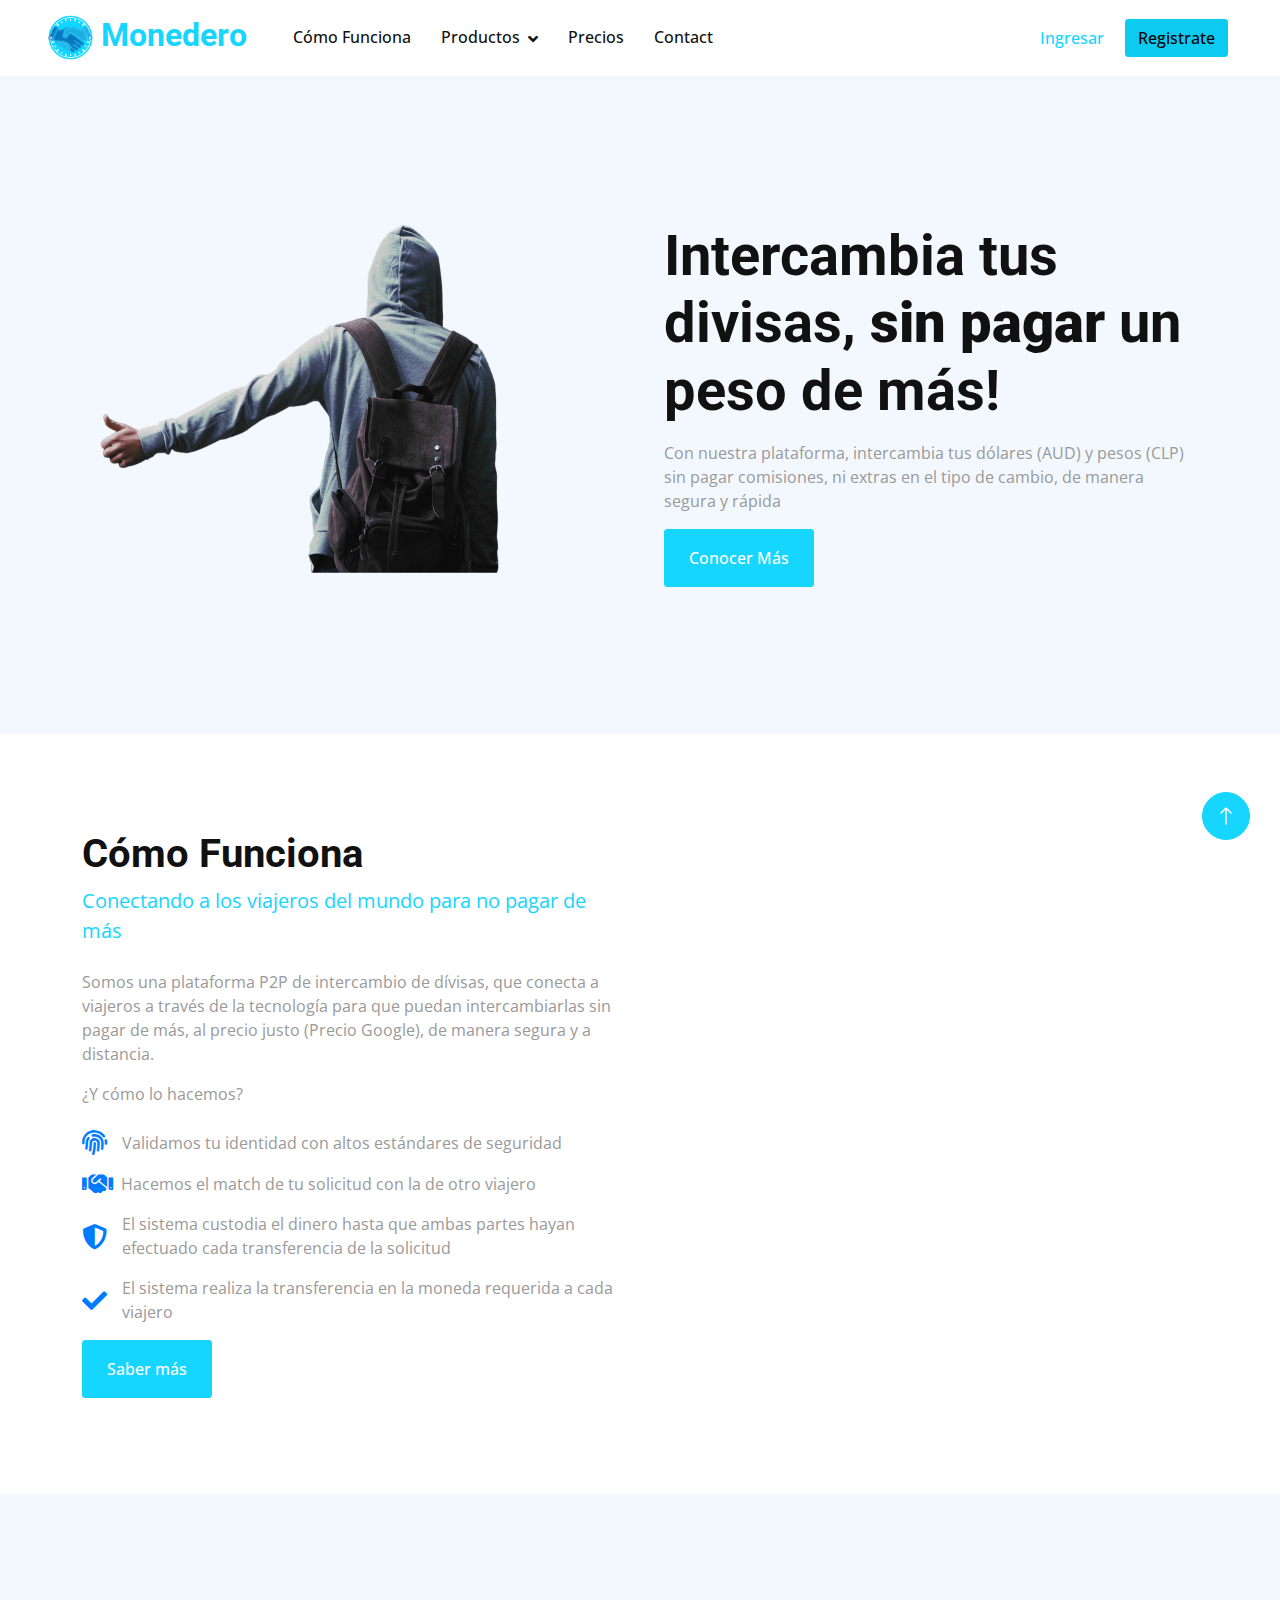
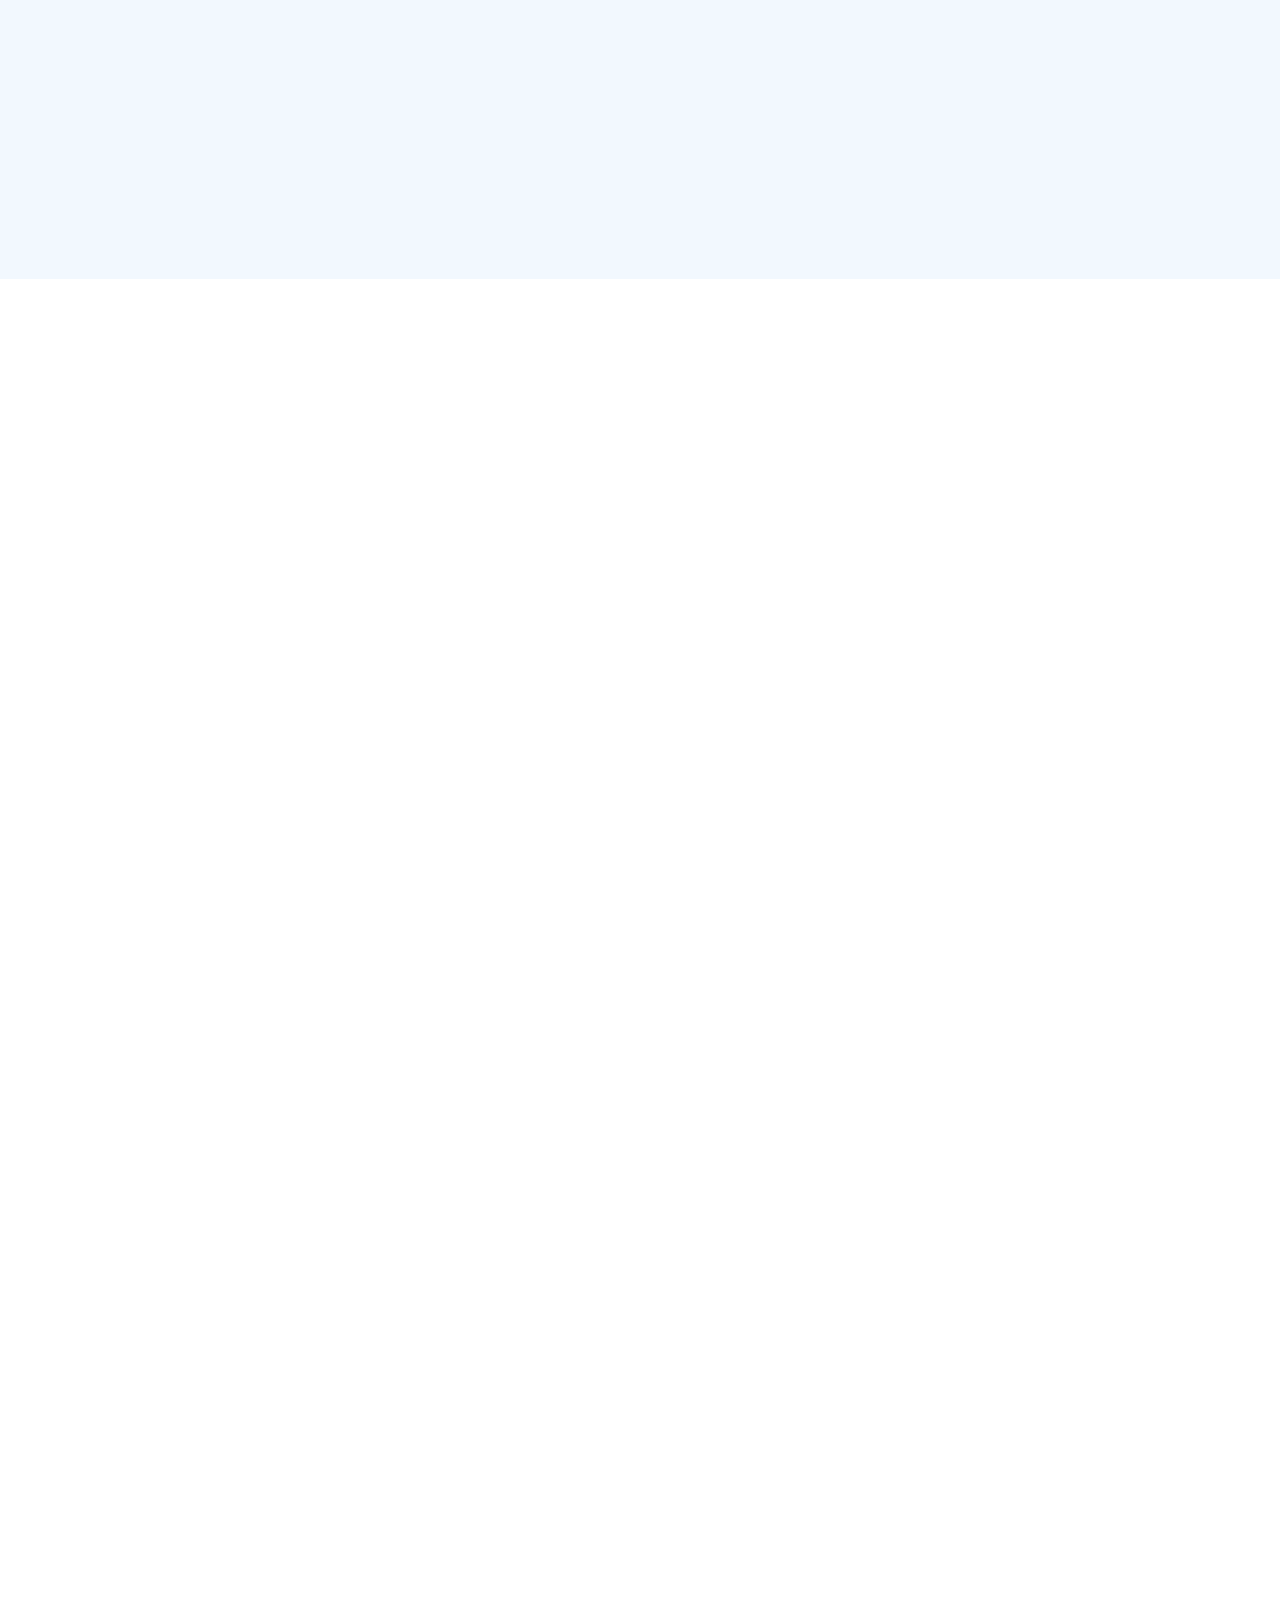
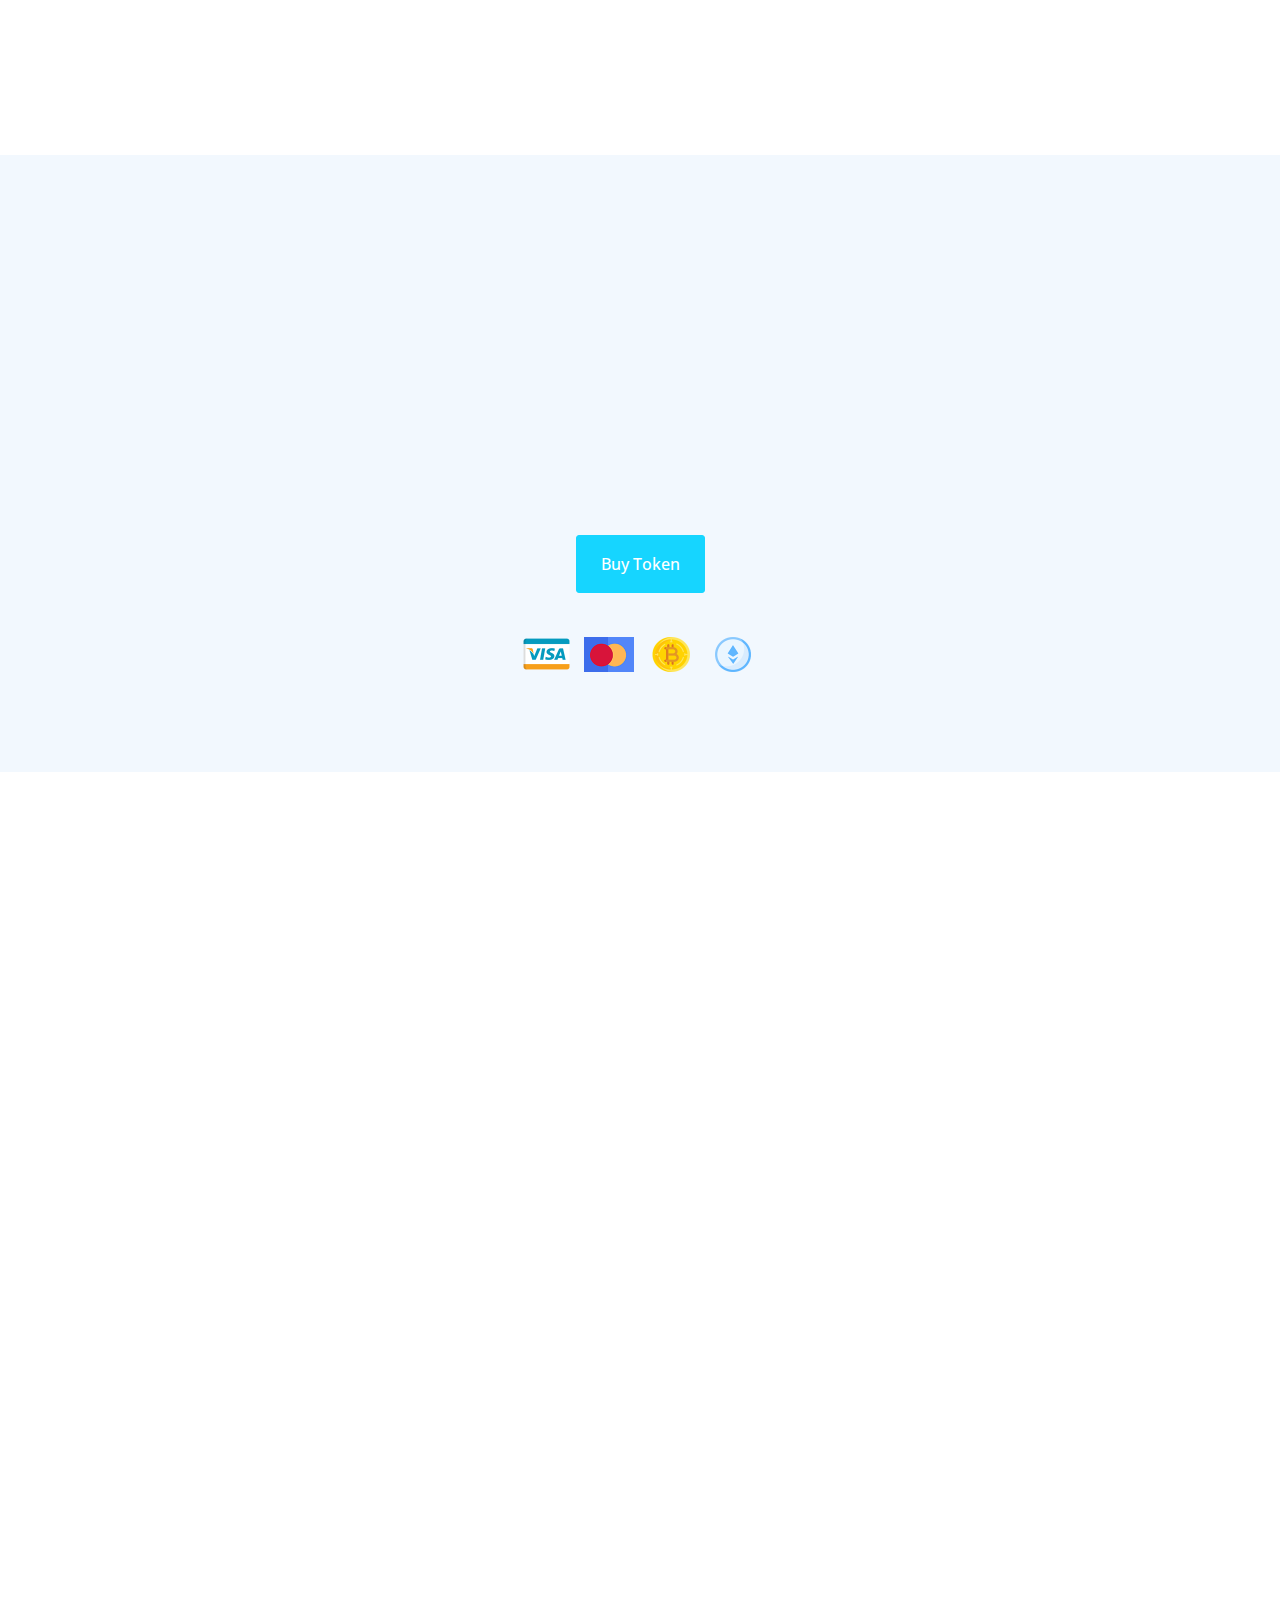
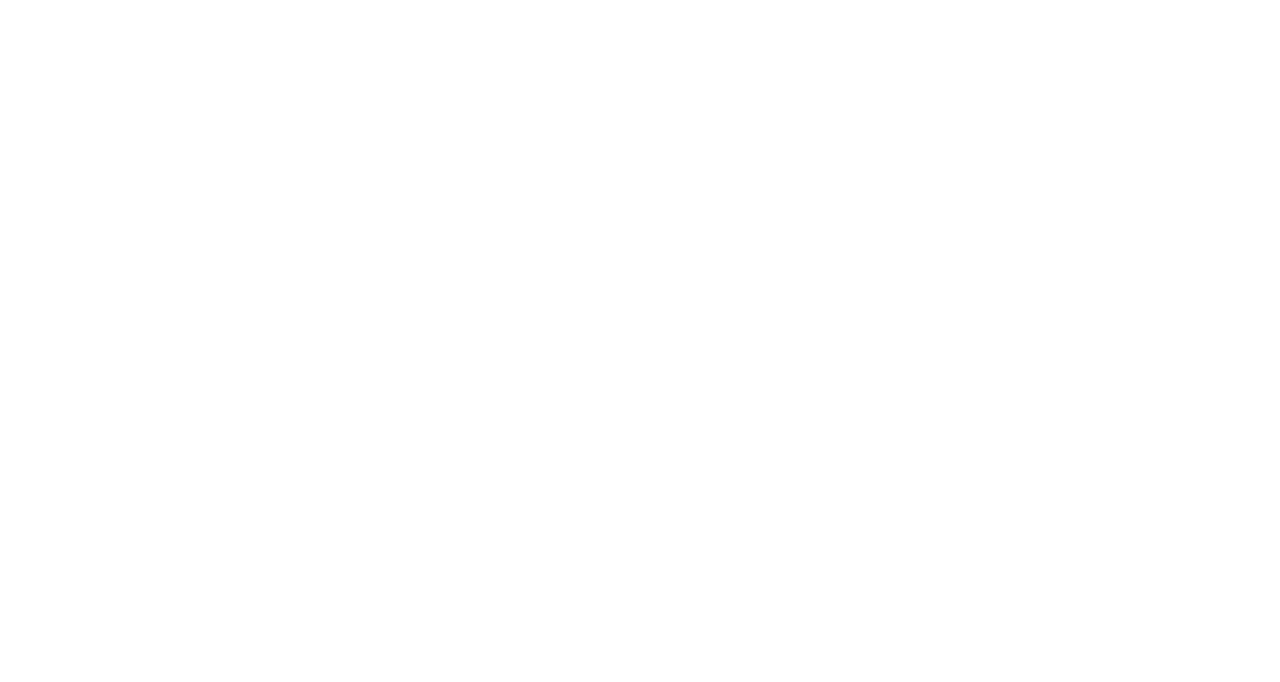
<file: index.html>
<!DOCTYPE html>
<html lang="en">

<head>
    <meta charset="utf-8">
    <title>Monedero - Intercambiando dívisas por el mundo</title>
    <meta content="width=device-width, initial-scale=1.0" name="viewport">
    <meta content="" name="keywords">
    <meta content="" name="description">

    <!-- Favicon -->
    <link href="img/favicon.ico" rel="icon">

    <!-- Google Web Fonts -->
    <link rel="preconnect" href="https://fonts.googleapis.com">
    <link rel="preconnect" href="https://fonts.gstatic.com" crossorigin>
    <link href="https://fonts.googleapis.com/css2?family=Open+Sans:wght@400;500&family=Roboto:wght@500;700&display=swap"
        rel="stylesheet">

    <!-- Icon Font Stylesheet -->
    <link href="https://cdnjs.cloudflare.com/ajax/libs/font-awesome/5.10.0/css/all.min.css" rel="stylesheet">
    <link href="https://cdn.jsdelivr.net/npm/bootstrap-icons@1.4.1/font/bootstrap-icons.css" rel="stylesheet">

    <!-- Libraries Stylesheet -->
    <link href="lib/animate/animate.min.css" rel="stylesheet">
    <link href="lib/owlcarousel/assets/owl.carousel.min.css" rel="stylesheet">

    <!-- Customized Bootstrap Stylesheet -->
    <link href="css/bootstrap.min.css" rel="stylesheet">

    <!-- Template Stylesheet -->
    <link href="css/style.css" rel="stylesheet">
</head>

<body>
    <!-- Spinner Start -->
    <div id="spinner"
        class="show bg-white position-fixed translate-middle w-100 vh-100 top-50 start-50 d-flex align-items-center justify-content-center">
        <div class="spinner-grow text-primary" role="status"></div>
    </div>
    <!-- Spinner End -->


    <!-- Navbar Start -->
    <nav class="navbar navbar-expand-lg bg-white navbar-light sticky-top p-0 px-4 px-lg-5">
        <a href="index.html" class="navbar-brand d-flex align-items-center">
            <h2 class="m-0 text-primary"><img class="img-fluid me-2" src="img/icon-1.png" alt=""
                    style="width: 45px;">Monedero</h2>
        </a>
        <button type="button" class="navbar-toggler" data-bs-toggle="collapse" data-bs-target="#navbarCollapse">
            <span class="navbar-toggler-icon"></span>
        </button>
        <div class="collapse navbar-collapse" id="navbarCollapse">
            <div class="navbar-nav me-auto py-4 py-lg-0">
                <a href="index.html" class="nav-item nav-link active"></a>
                <a href="about.html" class="nav-item nav-link">Cómo Funciona</a>
                <div class="nav-item dropdown">
                    <a href="#" class="nav-link dropdown-toggle" data-bs-toggle="dropdown">Productos</a>
                    <div class="dropdown-menu shadow-sm m-0">
                        <a href="intercambio_digital.html" class="dropdown-item">Intercambio Digital</a>
                        <a href="token.html" class="dropdown-item">Intercambio Presencial</a>
                        <a href="faq.html" class="dropdown-item">El Blog del Viajero</a>
                        <a href="404.html" class="dropdown-item">Grupos Oficiales</a>
                    </div>
                </div>
                <a href="precio.html" class="nav-item nav-link">Precios</a>
                <a href="contact.html" class="nav-item nav-link">Contact</a>
            </div>


            <form class="d-flex py-3 py-lg-0"><a class="btn btn-link text-1000 fw-medium order-1 order-lg-0 me-lg-2" href="#" role="button">Ingresar</a><a class="btn btn-info order-0 me-1" href="#" role="button">Registrate</a>
            </form>
            
        </div>
    </nav>
    <!-- Navbar End -->


    <!-- Header Start -->
    <div class="container-fluid hero-header bg-light py-5 mb-5">
        <div class="container py-5">
            <div class="row g-5 align-items-center">

                 <div class="col-lg-6 animated fadeIn">
                    <img class="img-fluid animated pulse infinite" style="animation-duration: 3s;" src="img/hero-1.png"
                        alt="">
                </div>
                <div class="col-lg-6">
                    <h1 class="display-4 mb-3 animated slideInDown"> Intercambia tus divisas, <b> sin pagar </b> un peso de más! </h1>
                    <p class="animated slideInDown">Con nuestra plataforma, intercambia tus dólares (AUD) y pesos (CLP) sin pagar comisiones, ni extras en el tipo de cambio, de manera segura y rápida</p>
                    <a href="" class="btn btn-primary py-3 px-4 animated slideInDown">Conocer Más</a>
                </div>
               
            </div>
        </div>
    </div>
    <!-- Header End -->


    <!-- About Start -->
    <div class="container-xxl py-5">
        <div class="container">
            <div class="row g-5 align-items-center">
                
                <div class="col-lg-6 wow fadeInUp" data-wow-delay="0.1s">
                    <div class="h-100">
                        <h1 class="display-6">Cómo Funciona</h1>
                        <p class="text-primary fs-5 mb-4">Conectando a los viajeros del mundo para no pagar de más</p>
                        <p>Somos una plataforma P2P de intercambio de dívisas, que conecta a viajeros a través de la tecnología para que puedan intercambiarlas sin pagar de más, al precio justo (Precio Google), de manera segura y a distancia.

                        <p class="mb-4">¿Y cómo lo hacemos?</p>
                        <div class="d-flex align-items-center mb-3">
                           <i class="fas fa-fingerprint"></i>
                            <span>Validamos tu identidad con altos estándares de seguridad</span>
                        </div>
                        <div class="d-flex align-items-center mb-3">
                            <i class="fas fa-handshake"></i>

                            <span>Hacemos el match de tu solicitud con la de otro viajero</span>
                        </div>
                        <div class="d-flex align-items-center mb-3">
                              <i class="fas fa-shield-alt"></i>
                            <span>El sistema custodia el dinero hasta que ambas partes hayan efectuado cada transferencia de la solicitud</span>
                        </div>

                        <div class="d-flex align-items-center mb-3">
                              <i class="fas fa-check"></i>
                            <span>El sistema realiza la transferencia en la moneda requerida a cada viajero</span>
                        </div>

                        <a class="btn btn-primary py-3 px-4" href="">Saber más</a>
                    </div>
                </div>
                <div class="col-lg-6 wow fadeInUp" data-wow-delay="0.5s">
                    <img class="img-fluid" src="img/about.png" alt="">
                </div>
            </div>
        </div>
    </div>
    <!-- About End -->


    <!-- Facts Start -->
    <div class="container-xxl bg-light py-5 my-5">
        <div class="container py-5">
            <div class="row g-5">
                <div class="col-lg-4 col-md-6 text-center wow fadeIn" data-wow-delay="0.1s">
                    <img class="img-fluid mb-4" src="img/icon-9.png" alt="">
                    <h1 class="display-4" data-toggle="counter-up">50</h1>
                    <p class="fs-5 text-primary mb-0">Today Transactions</p>
                </div>
                <div class="col-lg-4 col-md-6 text-center wow fadeIn" data-wow-delay="0.3s">
                    <img class="img-fluid mb-4" src="img/icon-10.png" alt="">
                    <h1 class="display-4" data-toggle="counter-up">2500</h1>
                    <p class="fs-5 text-primary mb-0">Monthly Transactions</p>
                </div>
                <div class="col-lg-4 col-md-6 text-center wow fadeIn" data-wow-delay="0.5s">
                    <img class="img-fluid mb-4" src="img/icon-2.png" alt="">
                    <h1 class="display-4" data-toggle="counter-up">1200</h1>
                    <p class="fs-5 text-primary mb-0">Usuarios que confían</p>
                </div>
            </div>
        </div>
    </div>
    <!-- Facts End -->


    <!-- intercambio Digital Start -->
    <div class="container-xxl py-5">
        <div class="container">
            <div class="text-center mx-auto wow fadeInUp" data-wow-delay="0.1s" style="max-width: 500px;">
                <h1 class="display-6">Why Us!</h1>
                <p class="text-primary fs-5 mb-5">The Best In The crypto Industry</p>
            </div>
            <div class="row g-5">
                <div class="col-lg-4 col-md-6 wow fadeInUp" data-wow-delay="0.1s">
                    <div class="d-flex align-items-start">
                        <img class="img-fluid flex-shrink-0" src="img/icon-7.png" alt="">
                        <div class="ps-4">
                            <h5 class="mb-3">Easy To Start</h5>
                            <span>Aliqu diam amet diam et eos. Clita erat ipsum et lorem et sit, sed stet lorem sit
                                clita duo justo</span>
                        </div>
                    </div>
                </div>
                <div class="col-lg-4 col-md-6 wow fadeInUp" data-wow-delay="0.3s">
                    <div class="d-flex align-items-start">
                        <img class="img-fluid flex-shrink-0" src="img/icon-6.png" alt="">
                        <div class="ps-4">
                            <h5 class="mb-3">Safe & Secure</h5>
                            <span>Aliqu diam amet diam et eos. Clita erat ipsum et lorem et sit, sed stet lorem sit
                                clita duo justo</span>
                        </div>
                    </div>
                </div>
                <div class="col-lg-4 col-md-6 wow fadeInUp" data-wow-delay="0.5s">
                    <div class="d-flex align-items-start">
                        <img class="img-fluid flex-shrink-0" src="img/icon-5.png" alt="">
                        <div class="ps-4">
                            <h5 class="mb-3">Affordable Plans</h5>
                            <span>Aliqu diam amet diam et eos. Clita erat ipsum et lorem et sit, sed stet lorem sit
                                clita duo justo</span>
                        </div>
                    </div>
                </div>
                <div class="col-lg-4 col-md-6 wow fadeInUp" data-wow-delay="0.1s">
                    <div class="d-flex align-items-start">
                        <img class="img-fluid flex-shrink-0" src="img/icon-4.png" alt="">
                        <div class="ps-4">
                            <h5 class="mb-3">Secure Storage</h5>
                            <span>Aliqu diam amet diam et eos. Clita erat ipsum et lorem et sit, sed stet lorem sit
                                clita duo justo</span>
                        </div>
                    </div>
                </div>
                <div class="col-lg-4 col-md-6 wow fadeInUp" data-wow-delay="0.3s">
                    <div class="d-flex align-items-start">
                        <img class="img-fluid flex-shrink-0" src="img/icon-3.png" alt="">
                        <div class="ps-4">
                            <h5 class="mb-3">Protected By Insurance</h5>
                            <span>Aliqu diam amet diam et eos. Clita erat ipsum et lorem et sit, sed stet lorem sit
                                clita duo justo</span>
                        </div>
                    </div>
                </div>
                <div class="col-lg-4 col-md-6 wow fadeInUp" data-wow-delay="0.5s">
                    <div class="d-flex align-items-start">
                        <img class="img-fluid flex-shrink-0" src="img/icon-8.png" alt="">
                        <div class="ps-4">
                            <h5 class="mb-3">24/7 Support</h5>
                            <span>Aliqu diam amet diam et eos. Clita erat ipsum et lorem et sit, sed stet lorem sit
                                clita duo justo</span>
                        </div>
                    </div>
                </div>
            </div>
        </div>
    </div>
    <!-- Intercambio Digital End -->


    

    <!-- Precio Start -->
        <div class="container-xxl py-5" id="pricing">
            <div class="container py-5 px-lg-5">
                <div class="text-center wow fadeInUp" data-wow-delay="0.1s">
                    <h5 class="text-primary-gradient fw-medium">Pricing Plan</h5>
                    <h1 class="mb-5">Choose Your Plan</h1>
                </div>
                <div class="tab-class text-center pricing wow fadeInUp" data-wow-delay="0.1s">
                    <ul class="nav nav-pills d-inline-flex justify-content-center bg-primary-gradient rounded-pill mb-5">
                        <li class="nav-item">
                            <button class="nav-link active" data-bs-toggle="pill" href="#tab-1">Monthly</button>
                        </li>
                        <li class="nav-item">
                            <button class="nav-link" data-bs-toggle="pill" href="#tab-2">Yearly</button>
                        </li>
                    </ul>
                    <div class="tab-content text-start">
                        <div id="tab-1" class="tab-pane fade show p-0 active">
                            <div class="row g-4">
                                <div class="col-lg-4">
                                    <div class="bg-light rounded">
                                        <div class="border-bottom p-4 mb-4">
                                            <h4 class="text-primary-gradient mb-1">Starter Plan</h4>
                                            <span>Powerful & Awesome Features</span>
                                        </div>
                                        <div class="p-4 pt-0">
                                            <h1 class="mb-3">
                                                <small class="align-top" style="font-size: 22px; line-height: 45px;">$</small>14.99<small
                                                    class="align-bottom" style="font-size: 16px; line-height: 40px;">/ Month</small>
                                            </h1>
                                            <div class="d-flex justify-content-between mb-3"><span>HTML5 & CSS3</span><i class="fa fa-check text-primary-gradient pt-1"></i></div>
                                            <div class="d-flex justify-content-between mb-3"><span>Bootstrap v5</span><i class="fa fa-check text-primary-gradient pt-1"></i></div>
                                            <div class="d-flex justify-content-between mb-3"><span>Responsive Layout</span><i class="fa fa-check text-primary-gradient pt-1"></i></div>
                                            <div class="d-flex justify-content-between mb-2"><span>Cross-browser Support</span><i class="fa fa-check text-primary-gradient pt-1"></i></div>
                                            <a href="" class="btn btn-primary-gradient rounded-pill py-2 px-4 mt-4">Get Started</a>
                                        </div>
                                    </div>
                                </div>
                                <div class="col-lg-4">
                                    <div class="bg-light rounded border">
                                        <div class="border-bottom p-4 mb-4">
                                            <h4 class="text-primary-gradient mb-1">Advance Plan</h4>
                                            <span>Powerful & Awesome Features</span>
                                        </div>
                                        <div class="p-4 pt-0">
                                            <h1 class="mb-3">
                                                <small class="align-top" style="font-size: 22px; line-height: 45px;">$</small>24.99<small
                                                    class="align-bottom" style="font-size: 16px; line-height: 40px;">/ Month</small>
                                            </h1>
                                            <div class="d-flex justify-content-between mb-3"><span>HTML5 & CSS3</span><i class="fa fa-check text-primary-gradient pt-1"></i></div>
                                            <div class="d-flex justify-content-between mb-3"><span>Bootstrap v5</span><i class="fa fa-check text-primary-gradient pt-1"></i></div>
                                            <div class="d-flex justify-content-between mb-3"><span>Responsive Layout</span><i class="fa fa-check text-primary-gradient pt-1"></i></div>
                                            <div class="d-flex justify-content-between mb-2"><span>Cross-browser Support</span><i class="fa fa-check text-primary-gradient pt-1"></i></div>
                                            <a href="" class="btn btn-secondary-gradient rounded-pill py-2 px-4 mt-4">Get Started</a>
                                        </div>
                                    </div>
                                </div>
                                <div class="col-lg-4">
                                    <div class="bg-light rounded">
                                        <div class="border-bottom p-4 mb-4">
                                            <h4 class="text-primary-gradient mb-1">Premium Plan</h4>
                                            <span>Powerful & Awesome Features</span>
                                        </div>
                                        <div class="p-4 pt-0">
                                            <h1 class="mb-3">
                                                <small class="align-top" style="font-size: 22px; line-height: 45px;">$</small>34.99<small
                                                    class="align-bottom" style="font-size: 16px; line-height: 40px;">/ Month</small>
                                            </h1>
                                            <div class="d-flex justify-content-between mb-3"><span>HTML5 & CSS3</span><i class="fa fa-check text-primary-gradient pt-1"></i></div>
                                            <div class="d-flex justify-content-between mb-3"><span>Bootstrap v5</span><i class="fa fa-check text-primary-gradient pt-1"></i></div>
                                            <div class="d-flex justify-content-between mb-3"><span>Responsive Layout</span><i class="fa fa-check text-primary-gradient pt-1"></i></div>
                                            <div class="d-flex justify-content-between mb-2"><span>Cross-browser Support</span><i class="fa fa-check text-primary-gradient pt-1"></i></div>
                                            <a href="" class="btn btn-primary-gradient rounded-pill py-2 px-4 mt-4">Get Started</a>
                                        </div>
                                    </div>
                                </div>
                            </div>
                        </div>
                        <div id="tab-2" class="tab-pane fade p-0">
                            <div class="row g-4">
                                <div class="col-lg-4">
                                    <div class="bg-light rounded">
                                        <div class="border-bottom p-4 mb-4">
                                            <h4 class="text-primary-gradient mb-1">Starter Plan</h4>
                                            <span>Powerful & Awesome Features</span>
                                        </div>
                                        <div class="p-4 pt-0">
                                            <h1 class="mb-3">
                                                <small class="align-top" style="font-size: 22px; line-height: 45px;">$</small>114.99<small
                                                    class="align-bottom" style="font-size: 16px; line-height: 40px;">/ Yearly</small>
                                            </h1>
                                            <div class="d-flex justify-content-between mb-3"><span>HTML5 & CSS3</span><i class="fa fa-check text-primary-gradient pt-1"></i></div>
                                            <div class="d-flex justify-content-between mb-3"><span>Bootstrap v5</span><i class="fa fa-check text-primary-gradient pt-1"></i></div>
                                            <div class="d-flex justify-content-between mb-3"><span>Responsive Layout</span><i class="fa fa-check text-primary-gradient pt-1"></i></div>
                                            <div class="d-flex justify-content-between mb-2"><span>Cross-browser Support</span><i class="fa fa-check text-primary-gradient pt-1"></i></div>
                                            <a href="" class="btn btn-primary-gradient rounded-pill py-2 px-4 mt-4">Get Started</a>
                                        </div>
                                    </div>
                                </div>
                                <div class="col-lg-4">
                                    <div class="bg-light rounded border">
                                        <div class="border-bottom p-4 mb-4">
                                            <h4 class="text-primary-gradient mb-1">Advance Plan</h4>
                                            <span>Powerful & Awesome Features</span>
                                        </div>
                                        <div class="p-4 pt-0">
                                            <h1 class="mb-3">
                                                <small class="align-top" style="font-size: 22px; line-height: 45px;">$</small>124.99<small
                                                    class="align-bottom" style="font-size: 16px; line-height: 40px;">/ Yearly</small>
                                            </h1>
                                            <div class="d-flex justify-content-between mb-3"><span>HTML5 & CSS3</span><i class="fa fa-check text-primary-gradient pt-1"></i></div>
                                            <div class="d-flex justify-content-between mb-3"><span>Bootstrap v5</span><i class="fa fa-check text-primary-gradient pt-1"></i></div>
                                            <div class="d-flex justify-content-between mb-3"><span>Responsive Layout</span><i class="fa fa-check text-primary-gradient pt-1"></i></div>
                                            <div class="d-flex justify-content-between mb-2"><span>Cross-browser Support</span><i class="fa fa-check text-primary-gradient pt-1"></i></div>
                                            <a href="" class="btn btn-primary-gradient rounded-pill py-2 px-4 mt-4">Get Started</a>
                                        </div>
                                    </div>
                                </div>
                                <div class="col-lg-4">
                                    <div class="bg-light rounded">
                                        <div class="border-bottom p-4 mb-4">
                                            <h4 class="text-primary-gradient mb-1">Premium Plan</h4>
                                            <span>Powerful & Awesome Features</span>
                                        </div>
                                        <div class="p-4 pt-0">
                                            <h1 class="mb-3">
                                                <small class="align-top" style="font-size: 22px; line-height: 45px;">$</small>134.99<small
                                                    class="align-bottom" style="font-size: 16px; line-height: 40px;">/ Yearly</small>
                                            </h1>
                                            <div class="d-flex justify-content-between mb-3"><span>HTML5 & CSS3</span><i class="fa fa-check text-primary-gradient pt-1"></i></div>
                                            <div class="d-flex justify-content-between mb-3"><span>Bootstrap v5</span><i class="fa fa-check text-primary-gradient pt-1"></i></div>
                                            <div class="d-flex justify-content-between mb-3"><span>Responsive Layout</span><i class="fa fa-check text-primary-gradient pt-1"></i></div>
                                            <div class="d-flex justify-content-between mb-2"><span>Cross-browser Support</span><i class="fa fa-check text-primary-gradient pt-1"></i></div>
                                            <a href="" class="btn btn-primary-gradient rounded-pill py-2 px-4 mt-4">Get Started</a>
                                        </div>
                                    </div>
                                </div>
                            </div>
                        </div>
                    </div>
                </div>
            </div>
        </div>
    <!-- Precios End -->


    <!-- Token Sale Start -->
    <div class="container-xxl bg-light py-5 my-5">
        <div class="container py-5">
            <div class="text-center mx-auto wow fadeInUp" data-wow-delay="0.1s" style="max-width: 500px;">
                <h1 class="display-6">Token Sale</h1>
                <p class="text-primary fs-5 mb-5">Token Sale Countdown</p>
            </div>
            <div class="row g-3">
                <div class="col-6 col-md-3 wow fadeIn" data-wow-delay="0.1s">
                    <div class="bg-white text-center p-3">
                        <h1 class="mb-0">0</h1>
                        <span class="text-primary fs-5">Days</span>
                    </div>
                </div>
                <div class="col-6 col-md-3 wow fadeIn" data-wow-delay="0.3s">
                    <div class="bg-white text-center p-3">
                        <h1 class="mb-0">0</h1>
                        <span class="text-primary fs-5">Hours</span>
                    </div>
                </div>
                <div class="col-6 col-md-3 wow fadeIn" data-wow-delay="0.5s">
                    <div class="bg-white text-center p-3">
                        <h1 class="mb-0">0</h1>
                        <span class="text-primary fs-5">Minutes</span>
                    </div>
                </div>
                <div class="col-6 col-md-3 wow fadeIn" data-wow-delay="0.7s">
                    <div class="bg-white text-center p-3">
                        <h1 class="mb-0">0</h1>
                        <span class="text-primary fs-5">Seconds</span>
                    </div>
                </div>
                <div class="col-12 text-center py-4">
                    <a class="btn btn-primary py-3 px-4" href="">Buy Token</a>
                </div>
                <div class="col-12 text-center">
                    <img class="img-fluid m-1" src="img/payment-1.png" alt="" style="width: 50px;">
                    <img class="img-fluid m-1" src="img/payment-2.png" alt="" style="width: 50px;">
                    <img class="img-fluid m-1" src="img/payment-3.png" alt="" style="width: 50px;">
                    <img class="img-fluid m-1" src="img/payment-4.png" alt="" style="width: 50px;">
                </div>
            </div>
        </div>
    </div>
    <!-- Token Sale Start -->


    <!-- FAQs Start -->
    <div class="container-xxl py-5">
        <div class="container">
            <div class="text-center mx-auto wow fadeInUp" data-wow-delay="0.1s" style="max-width: 500px;">
                <h1 class="display-6">FAQs</h1>
                <p class="text-primary fs-5 mb-5">Frequently Asked Questions</p>
            </div>
            <div class="row justify-content-center">
                <div class="col-lg-10">
                    <div class="accordion" id="accordionExample">
                        <div class="accordion-item wow fadeInUp" data-wow-delay="0.1s">
                            <h2 class="accordion-header" id="headingOne">
                                <button class="accordion-button" type="button" data-bs-toggle="collapse"
                                    data-bs-target="#collapseOne" aria-expanded="true" aria-controls="collapseOne">
                                    How to build a website?
                                </button>
                            </h2>
                            <div id="collapseOne" class="accordion-collapse collapse show" aria-labelledby="headingOne"
                                data-bs-parent="#accordionExample">
                                <div class="accordion-body">
                                    Dolor nonumy tempor elitr et rebum ipsum sit duo duo. Diam sed sed magna et magna
                                    diam aliquyam amet dolore ipsum erat duo. Sit rebum magna duo labore no diam.
                                </div>
                            </div>
                        </div>
                        <div class="accordion-item wow fadeInUp" data-wow-delay="0.2s">
                            <h2 class="accordion-header" id="headingTwo">
                                <button class="accordion-button collapsed" type="button" data-bs-toggle="collapse"
                                    data-bs-target="#collapseTwo" aria-expanded="false" aria-controls="collapseTwo">
                                    How long will it take to get a new website?
                                </button>
                            </h2>
                            <div id="collapseTwo" class="accordion-collapse collapse" aria-labelledby="headingTwo"
                                data-bs-parent="#accordionExample">
                                <div class="accordion-body">
                                    Dolor nonumy tempor elitr et rebum ipsum sit duo duo. Diam sed sed magna et magna
                                    diam aliquyam amet dolore ipsum erat duo. Sit rebum magna duo labore no diam.
                                </div>
                            </div>
                        </div>
                        <div class="accordion-item wow fadeInUp" data-wow-delay="0.3s">
                            <h2 class="accordion-header" id="headingThree">
                                <button class="accordion-button collapsed" type="button" data-bs-toggle="collapse"
                                    data-bs-target="#collapseThree" aria-expanded="false" aria-controls="collapseThree">
                                    Do you only create HTML websites?
                                </button>
                            </h2>
                            <div id="collapseThree" class="accordion-collapse collapse" aria-labelledby="headingThree"
                                data-bs-parent="#accordionExample">
                                <div class="accordion-body">
                                    Dolor nonumy tempor elitr et rebum ipsum sit duo duo. Diam sed sed magna et magna
                                    diam aliquyam amet dolore ipsum erat duo. Sit rebum magna duo labore no diam.
                                </div>
                            </div>
                        </div>
                        <div class="accordion-item wow fadeInUp" data-wow-delay="0.4s">
                            <h2 class="accordion-header" id="headingFour">
                                <button class="accordion-button collapsed" type="button" data-bs-toggle="collapse"
                                    data-bs-target="#collapseFour" aria-expanded="true" aria-controls="collapseFour">
                                    Will my website be mobile-friendly?
                                </button>
                            </h2>
                            <div id="collapseFour" class="accordion-collapse collapse" aria-labelledby="headingFour"
                                data-bs-parent="#accordionExample">
                                <div class="accordion-body">
                                    Dolor nonumy tempor elitr et rebum ipsum sit duo duo. Diam sed sed magna et magna
                                    diam aliquyam amet dolore ipsum erat duo. Sit rebum magna duo labore no diam.
                                </div>
                            </div>
                        </div>
                        <div class="accordion-item wow fadeInUp" data-wow-delay="0.5s">
                            <h2 class="accordion-header" id="headingFive">
                                <button class="accordion-button collapsed" type="button" data-bs-toggle="collapse"
                                    data-bs-target="#collapseFive" aria-expanded="false" aria-controls="collapseFive">
                                    Will you maintain my site for me?
                                </button>
                            </h2>
                            <div id="collapseFive" class="accordion-collapse collapse" aria-labelledby="headingFive"
                                data-bs-parent="#accordionExample">
                                <div class="accordion-body">
                                    Dolor nonumy tempor elitr et rebum ipsum sit duo duo. Diam sed sed magna et magna
                                    diam aliquyam amet dolore ipsum erat duo. Sit rebum magna duo labore no diam.
                                </div>
                            </div>
                        </div>
                        <div class="accordion-item wow fadeInUp" data-wow-delay="0.6s">
                            <h2 class="accordion-header" id="headingSix">
                                <button class="accordion-button collapsed" type="button" data-bs-toggle="collapse"
                                    data-bs-target="#collapseSix" aria-expanded="false" aria-controls="collapseSix">
                                    I’m on a strict budget. Do you have any low cost options?
                                </button>
                            </h2>
                            <div id="collapseSix" class="accordion-collapse collapse" aria-labelledby="headingSix"
                                data-bs-parent="#accordionExample">
                                <div class="accordion-body">
                                    Dolor nonumy tempor elitr et rebum ipsum sit duo duo. Diam sed sed magna et magna
                                    diam aliquyam amet dolore ipsum erat duo. Sit rebum magna duo labore no diam.
                                </div>
                            </div>
                        </div>
                        <div class="accordion-item wow fadeInUp" data-wow-delay="0.7s">
                            <h2 class="accordion-header" id="headingSeven">
                                <button class="accordion-button collapsed" type="button" data-bs-toggle="collapse"
                                    data-bs-target="#collapseSeven" aria-expanded="false" aria-controls="collapseSeven">
                                    Will you maintain my site for me?
                                </button>
                            </h2>
                            <div id="collapseSeven" class="accordion-collapse collapse" aria-labelledby="headingSeven"
                                data-bs-parent="#accordionExample">
                                <div class="accordion-body">
                                    Dolor nonumy tempor elitr et rebum ipsum sit duo duo. Diam sed sed magna et magna
                                    diam aliquyam amet dolore ipsum erat duo. Sit rebum magna duo labore no diam.
                                </div>
                            </div>
                        </div>
                        <div class="accordion-item wow fadeInUp" data-wow-delay="0.8s">
                            <h2 class="accordion-header" id="headingEight">
                                <button class="accordion-button collapsed" type="button" data-bs-toggle="collapse"
                                    data-bs-target="#collapseEight" aria-expanded="false" aria-controls="collapseEight">
                                    I’m on a strict budget. Do you have any low cost options?
                                </button>
                            </h2>
                            <div id="collapseEight" class="accordion-collapse collapse" aria-labelledby="headingEight"
                                data-bs-parent="#accordionExample">
                                <div class="accordion-body">
                                    Dolor nonumy tempor elitr et rebum ipsum sit duo duo. Diam sed sed magna et magna
                                    diam aliquyam amet dolore ipsum erat duo. Sit rebum magna duo labore no diam.
                                </div>
                            </div>
                        </div>
                    </div>
                </div>
            </div>
        </div>
    </div>
    <!-- FAQs Start -->


    <!-- Footer Start -->
    <div class="container-fluid bg-light footer mt-5 pt-5 wow fadeIn" data-wow-delay="0.1s">
        <div class="container py-5">
            <div class="row g-5">
                <div class="col-md-6">
                    <h1 class="text-primary mb-4"><img class="img-fluid me-2" src="img/icon-1.png" alt=""
                            style="width: 45px;">Monedero</h1>
                    <span>Diam dolor diam ipsum sit. Aliqu diam amet diam et eos. Clita erat ipsum et lorem et sit, sed
                        stet lorem sit clita. Diam dolor diam ipsum sit. Aliqu diam amet diam et eos. Clita erat ipsum
                        et lorem et sit.</span>
                </div>
                <div class="col-md-6">
                    <h5 class="mb-4">Newsletter</h5>
                    <p>Clita erat ipsum et lorem et sit, sed stet lorem sit clita.</p>
                    <div class="position-relative">
                        <input class="form-control bg-transparent w-100 py-3 ps-4 pe-5" type="text"
                            placeholder="Your email">
                        <button type="button"
                            class="btn btn-primary py-2 px-3 position-absolute top-0 end-0 mt-2 me-2">SignUp</button>
                    </div>
                </div>
                <div class="col-lg-3 col-md-6">
                    <h5 class="mb-4">Get In Touch</h5>
                    <p><i class="fa fa-map-marker-alt me-3"></i>123 Street, New York, USA</p>
                    <p><i class="fa fa-phone-alt me-3"></i>+012 345 67890</p>
                    <p><i class="fa fa-envelope me-3"></i>info@example.com</p>
                </div>
              
                <div class="col-lg-3 col-md-6">
                    <h5 class="mb-4">Quick Links</h5>
                    <a class="btn btn-link" href="">About Us</a>
                    <a class="btn btn-link" href="">Contact Us</a>
                    <a class="btn btn-link" href="">Our Services</a>
                    <a class="btn btn-link" href="">Terms & Condition</a>
                </div>
                <div class="col-lg-3 col-md-6">
                    <h5 class="mb-4">Follow Us</h5>
                    <div class="d-flex">
                        <a class="btn btn-square rounded-circle me-1" href=""><i class="fab fa-twitter"></i></a>
                        <a class="btn btn-square rounded-circle me-1" href=""><i class="fab fa-facebook-f"></i></a>
                        <a class="btn btn-square rounded-circle me-1" href=""><i class="fab fa-youtube"></i></a>
                        <a class="btn btn-square rounded-circle me-1" href=""><i class="fab fa-linkedin-in"></i></a>
                    </div>
                </div>
            </div>
        </div>
        <div class="container-fluid copyright">
            <div class="container">
                <div class="row">
                    <div class="col-md-6 text-center text-md-start mb-3 mb-md-0">
                        &copy; <a href="#">Your Site Name</a>, All Right Reserved.
                    </div>
                    <div class="col-md-6 text-center text-md-end">
                        <!--/*** This template is free as long as you keep the footer author’s credit link/attribution link/backlink. If you'd like to use the template without the footer author’s credit link/attribution link/backlink, you can purchase the Credit Removal License from "https://htmlcodex.com/credit-removal". Thank you for your support. ***/-->
                        Designed By <a href="https://htmlcodex.com">HTML Codex</a> Distributed By <a
                            href="https://themewagon.com">ThemeWagon</a>
                    </div>
                </div>
            </div>
        </div>
    </div>
    <!-- Footer End -->


    <!-- Back to Top -->
    <a href="#" class="btn btn-lg btn-primary btn-lg-square rounded-circle back-to-top"><i
            class="bi bi-arrow-up"></i></a>


    <!-- JavaScript Libraries -->
    <script src="https://code.jquery.com/jquery-3.4.1.min.js"></script>
    <script src="https://cdn.jsdelivr.net/npm/bootstrap@5.0.0/dist/js/bootstrap.bundle.min.js"></script>
    <script src="lib/wow/wow.min.js"></script>
    <script src="lib/easing/easing.min.js"></script>
    <script src="lib/waypoints/waypoints.min.js"></script>
    <script src="lib/owlcarousel/owl.carousel.min.js"></script>
    <script src="lib/counterup/counterup.min.js"></script>

    <!-- Template Javascript -->
    <script src="js/main.js"></script>
</body>

</html>
</file>
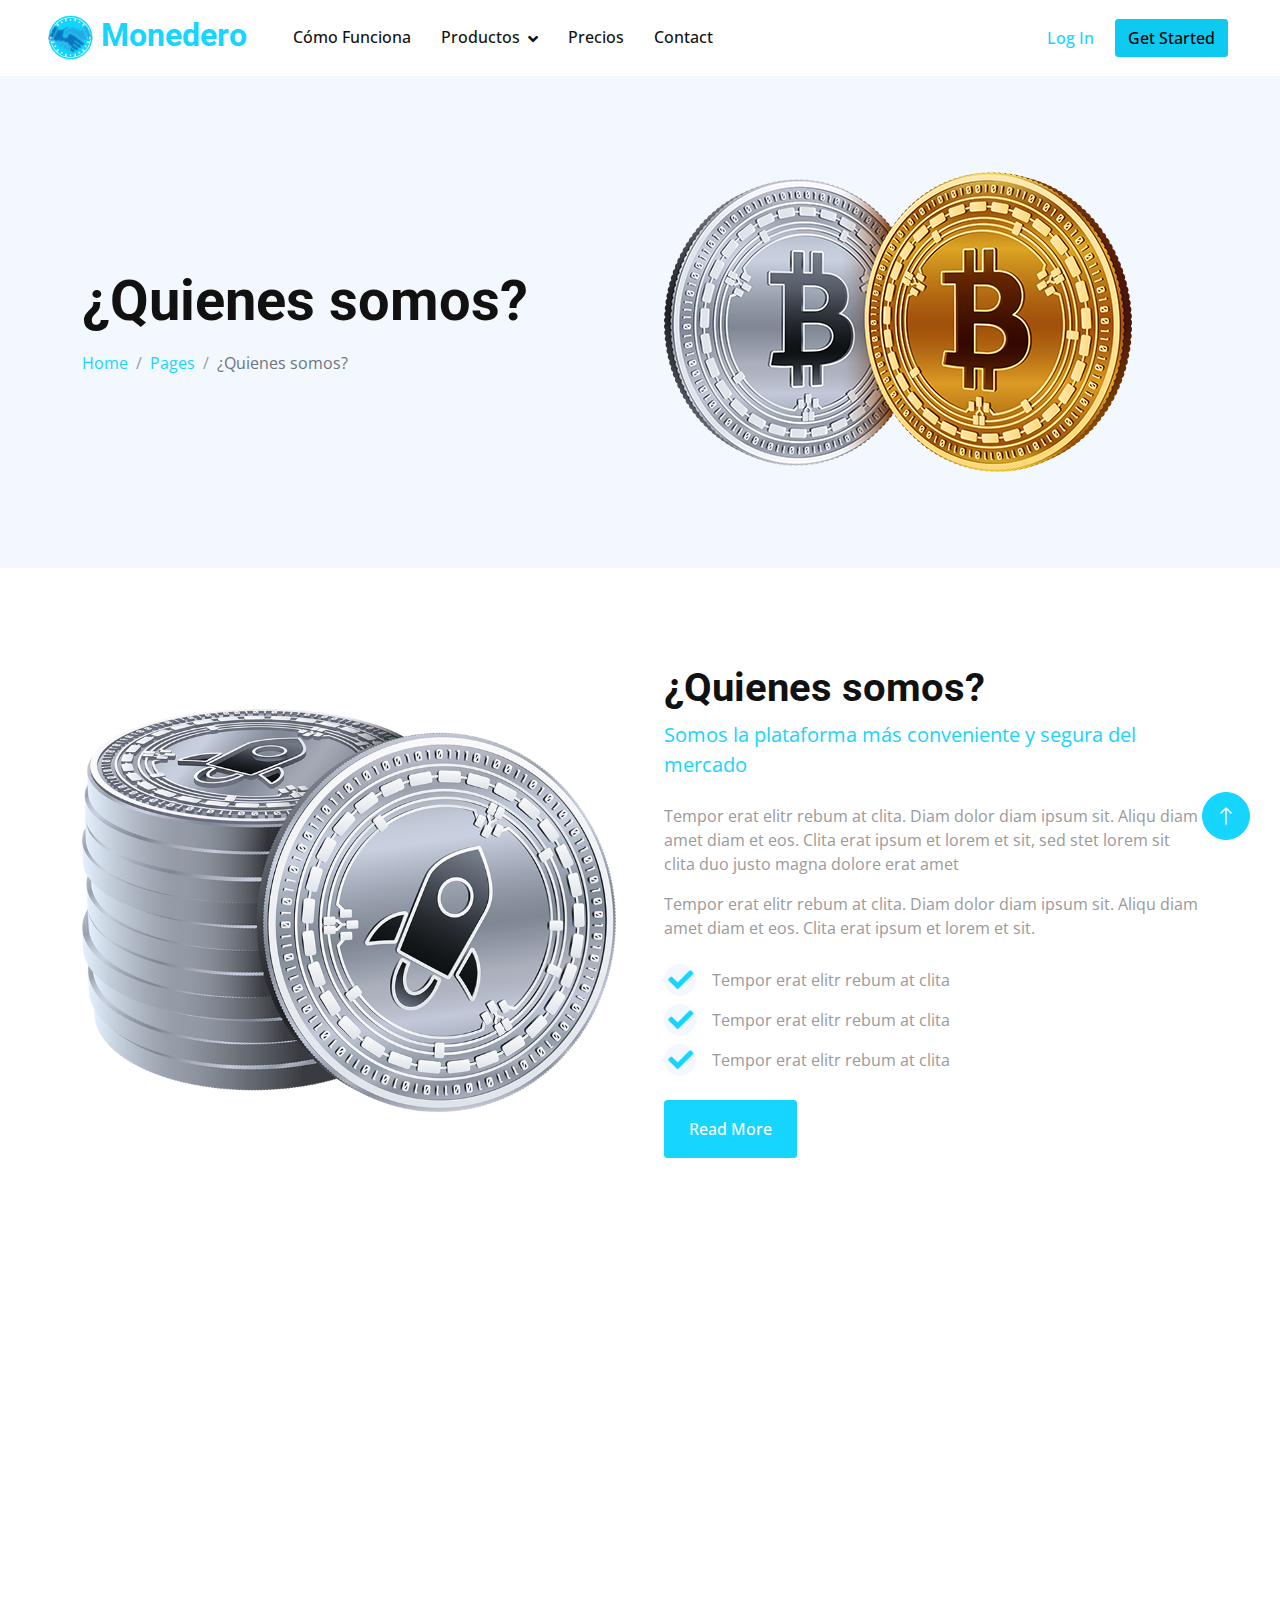
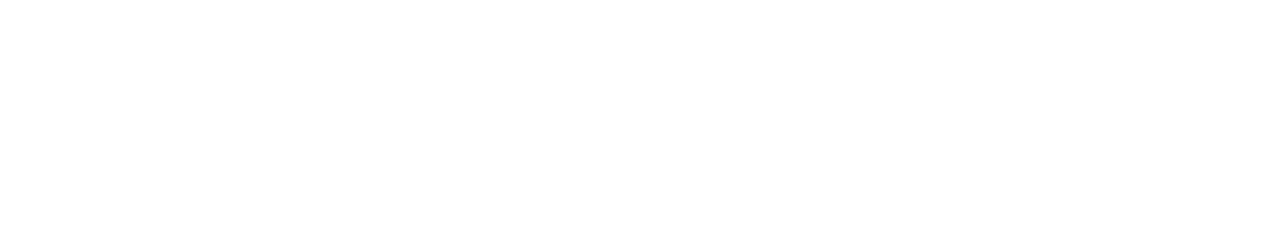
<file: about.html>
<!DOCTYPE html>
<html lang="en">

<head>
    <meta charset="utf-8">
    <title>Monedero - Intercambiando dívisas por el mundo<</title>
    <meta content="width=device-width, initial-scale=1.0" name="viewport">
    <meta content="" name="keywords">
    <meta content="" name="description">

    <!-- Favicon -->
    <link href="img/favicon.ico" rel="icon">

    <!-- Google Web Fonts -->
    <link rel="preconnect" href="https://fonts.googleapis.com">
    <link rel="preconnect" href="https://fonts.gstatic.com" crossorigin>
    <link href="https://fonts.googleapis.com/css2?family=Open+Sans:wght@400;500&family=Roboto:wght@500;700&display=swap"
        rel="stylesheet">

    <!-- Icon Font Stylesheet -->
    <link href="https://cdnjs.cloudflare.com/ajax/libs/font-awesome/5.10.0/css/all.min.css" rel="stylesheet">
    <link href="https://cdn.jsdelivr.net/npm/bootstrap-icons@1.4.1/font/bootstrap-icons.css" rel="stylesheet">

    <!-- Libraries Stylesheet -->
    <link href="lib/animate/animate.min.css" rel="stylesheet">
    <link href="lib/owlcarousel/assets/owl.carousel.min.css" rel="stylesheet">

    <!-- Customized Bootstrap Stylesheet -->
    <link href="css/bootstrap.min.css" rel="stylesheet">

    <!-- Template Stylesheet -->
    <link href="css/style.css" rel="stylesheet">
</head>

<body>
    <!-- Spinner Start -->
    <div id="spinner"
        class="show bg-white position-fixed translate-middle w-100 vh-100 top-50 start-50 d-flex align-items-center justify-content-center">
        <div class="spinner-grow text-primary" role="status"></div>
    </div>
    <!-- Spinner End -->


    <!-- Navbar Start -->
    <nav class="navbar navbar-expand-lg bg-white navbar-light sticky-top p-0 px-4 px-lg-5">
        <a href="index.html" class="navbar-brand d-flex align-items-center">
            <h2 class="m-0 text-primary"><img class="img-fluid me-2" src="img/icon-1.png" alt=""
                    style="width: 45px;">Monedero</h2>
        </a>
        <button type="button" class="navbar-toggler" data-bs-toggle="collapse" data-bs-target="#navbarCollapse">
            <span class="navbar-toggler-icon"></span>
        </button>
        <div class="collapse navbar-collapse" id="navbarCollapse">
            <div class="navbar-nav me-auto py-4 py-lg-0">
                <a href="index.html" class="nav-item nav-link active"></a>
                <a href="about.html" class="nav-item nav-link">Cómo Funciona</a>
                <div class="nav-item dropdown">
                    <a href="#" class="nav-link dropdown-toggle" data-bs-toggle="dropdown">Productos</a>
                    <div class="dropdown-menu shadow-sm m-0">
                        <a href="intercambio_digital.html" class="dropdown-item">Intercambio Digital</a>
                        <a href="token.html" class="dropdown-item">Intercambio Presencial</a>
                        <a href="faq.html" class="dropdown-item">FAQs</a>
                        <a href="404.html" class="dropdown-item">404 Page</a>
                    </div>
                </div>
                <a href="precio.html" class="nav-item nav-link">Precios</a>
                <a href="contact.html" class="nav-item nav-link">Contact</a>
            </div>
             <form class="d-flex py-3 py-lg-0"><a class="btn btn-link text-1000 fw-medium order-1 order-lg-0 me-lg-2" href="#" role="button">Log In</a><a class="btn btn-info order-0 me-1" href="#" role="button">Get Started</a>
            </form>
        </div>
    </nav>
    <!-- Navbar End -->


    <!-- Header Start -->
    <div class="container-fluid hero-header bg-light py-5 mb-5">
        <div class="container py-5">
            <div class="row g-5 align-items-center">
                <div class="col-lg-6">
                    <h1 class="display-4 mb-3 animated slideInDown">¿Quienes somos?</h1>
                    <nav aria-label="breadcrumb animated slideInDown">
                        <ol class="breadcrumb mb-0">
                            <li class="breadcrumb-item"><a href="#">Home</a></li>
                            <li class="breadcrumb-item"><a href="#">Pages</a></li>
                            <li class="breadcrumb-item active" aria-current="page">¿Quienes somos?</li>
                        </ol>
                    </nav>
                </div>
                <div class="col-lg-6 animated fadeIn">
                    <img class="img-fluid animated pulse infinite" style="animation-duration: 3s;" src="img/hero-2.png"
                        alt="">
                </div>
            </div>
        </div>
    </div>
    <!-- Header End -->


    <!-- About Start -->
    <div class="container-xxl py-5">
        <div class="container">
            <div class="row g-5 align-items-center">
                <div class="col-lg-6 wow fadeInUp" data-wow-delay="0.1s">
                    <img class="img-fluid" src="img/about.png" alt="">
                </div>
                <div class="col-lg-6 wow fadeInUp" data-wow-delay="0.5s">
                    <div class="h-100">
                        <h1 class="display-6">¿Quienes somos?</h1>
                        <p class="text-primary fs-5 mb-4">Somos la plataforma más conveniente y segura del mercado</p>
                        <p>Tempor erat elitr rebum at clita. Diam dolor diam ipsum sit. Aliqu diam amet diam et eos.
                            Clita erat ipsum et lorem et sit, sed stet lorem sit clita duo justo magna dolore erat amet
                        </p>
                        <p class="mb-4">Tempor erat elitr rebum at clita. Diam dolor diam ipsum sit. Aliqu diam amet
                            diam et eos. Clita erat ipsum et lorem et sit.</p>
                        <div class="d-flex align-items-center mb-2">
                            <i class="fa fa-check bg-light text-primary btn-sm-square rounded-circle me-3 fw-bold"></i>
                            <span>Tempor erat elitr rebum at clita</span>
                        </div>
                        <div class="d-flex align-items-center mb-2">
                            <i class="fa fa-check bg-light text-primary btn-sm-square rounded-circle me-3 fw-bold"></i>
                            <span>Tempor erat elitr rebum at clita</span>
                        </div>
                        <div class="d-flex align-items-center mb-4">
                            <i class="fa fa-check bg-light text-primary btn-sm-square rounded-circle me-3 fw-bold"></i>
                            <span>Tempor erat elitr rebum at clita</span>
                        </div>
                        <a class="btn btn-primary py-3 px-4" href="">Read More</a>
                    </div>
                </div>
            </div>
        </div>
    </div>
    <!-- About End -->


    <!-- Footer Start -->
    <div class="container-fluid bg-light footer mt-5 pt-5 wow fadeIn" data-wow-delay="0.1s">
        <div class="container py-5">
            <div class="row g-5">
                <div class="col-md-6">
                    <h1 class="text-primary mb-4"><img class="img-fluid me-2" src="img/icon-1.png" alt=""
                            style="width: 45px;">Monedero</h1>
                    <span>Diam dolor diam ipsum sit. Aliqu diam amet diam et eos. Clita erat ipsum et lorem et sit, sed
                        stet lorem sit clita. Diam dolor diam ipsum sit. Aliqu diam amet diam et eos. Clita erat ipsum
                        et lorem et sit.</span>
                </div>
                <div class="col-md-6">
                    <h5 class="mb-4">Newsletter</h5>
                    <p>Clita erat ipsum et lorem et sit, sed stet lorem sit clita.</p>
                    <div class="position-relative">
                        <input class="form-control bg-transparent w-100 py-3 ps-4 pe-5" type="text"
                            placeholder="Your email">
                        <button type="button"
                            class="btn btn-primary py-2 px-3 position-absolute top-0 end-0 mt-2 me-2">SignUp</button>
                    </div>
                </div>
                <div class="col-lg-3 col-md-6">
                    <h5 class="mb-4">Get In Touch</h5>
                    <p><i class="fa fa-map-marker-alt me-3"></i>123 Street, New York, USA</p>
                    <p><i class="fa fa-phone-alt me-3"></i>+012 345 67890</p>
                    <p><i class="fa fa-envelope me-3"></i>info@example.com</p>
                </div>
           
                <div class="col-lg-3 col-md-6">
                    <h5 class="mb-4">Quick Links</h5>
                    <a class="btn btn-link" href="">About Us</a>
                    <a class="btn btn-link" href="">Contact Us</a>
                    <a class="btn btn-link" href="">Our Services</a>
                    <a class="btn btn-link" href="">Terms & Condition</a>
                </div>
                <div class="col-lg-3 col-md-6">
                    <h5 class="mb-4">Follow Us</h5>
                    <div class="d-flex">
                        <a class="btn btn-square rounded-circle me-1" href=""><i class="fab fa-twitter"></i></a>
                        <a class="btn btn-square rounded-circle me-1" href=""><i class="fab fa-facebook-f"></i></a>
                        <a class="btn btn-square rounded-circle me-1" href=""><i class="fab fa-youtube"></i></a>
                        <a class="btn btn-square rounded-circle me-1" href=""><i class="fab fa-linkedin-in"></i></a>
                    </div>
                </div>
            </div>
        </div>
        <div class="container-fluid copyright">
            <div class="container">
                <div class="row">
                    <div class="col-md-6 text-center text-md-start mb-3 mb-md-0">
                        &copy; <a href="#">Your Site Name</a>, All Right Reserved.
                    </div>
                    <div class="col-md-6 text-center text-md-end">
                        <!--/*** This template is free as long as you keep the footer author’s credit link/attribution link/backlink. If you'd like to use the template without the footer author’s credit link/attribution link/backlink, you can purchase the Credit Removal License from "https://htmlcodex.com/credit-removal". Thank you for your support. ***/-->
                        Designed By <a href="https://htmlcodex.com">HTML Codex</a> Distributed By <a
                            href="https://themewagon.com">ThemeWagon</a>
                    </div>
                </div>
            </div>
        </div>
    </div>
    <!-- Footer End -->


    <!-- Back to Top -->
    <a href="#" class="btn btn-lg btn-primary btn-lg-square rounded-circle back-to-top"><i
            class="bi bi-arrow-up"></i></a>


    <!-- JavaScript Libraries -->
    <script src="https://code.jquery.com/jquery-3.4.1.min.js"></script>
    <script src="https://cdn.jsdelivr.net/npm/bootstrap@5.0.0/dist/js/bootstrap.bundle.min.js"></script>
    <script src="lib/wow/wow.min.js"></script>
    <script src="lib/easing/easing.min.js"></script>
    <script src="lib/waypoints/waypoints.min.js"></script>
    <script src="lib/owlcarousel/owl.carousel.min.js"></script>
    <script src="lib/counterup/counterup.min.js"></script>

    <!-- Template Javascript -->
    <script src="js/main.js"></script>
</body>

</html>
</file>
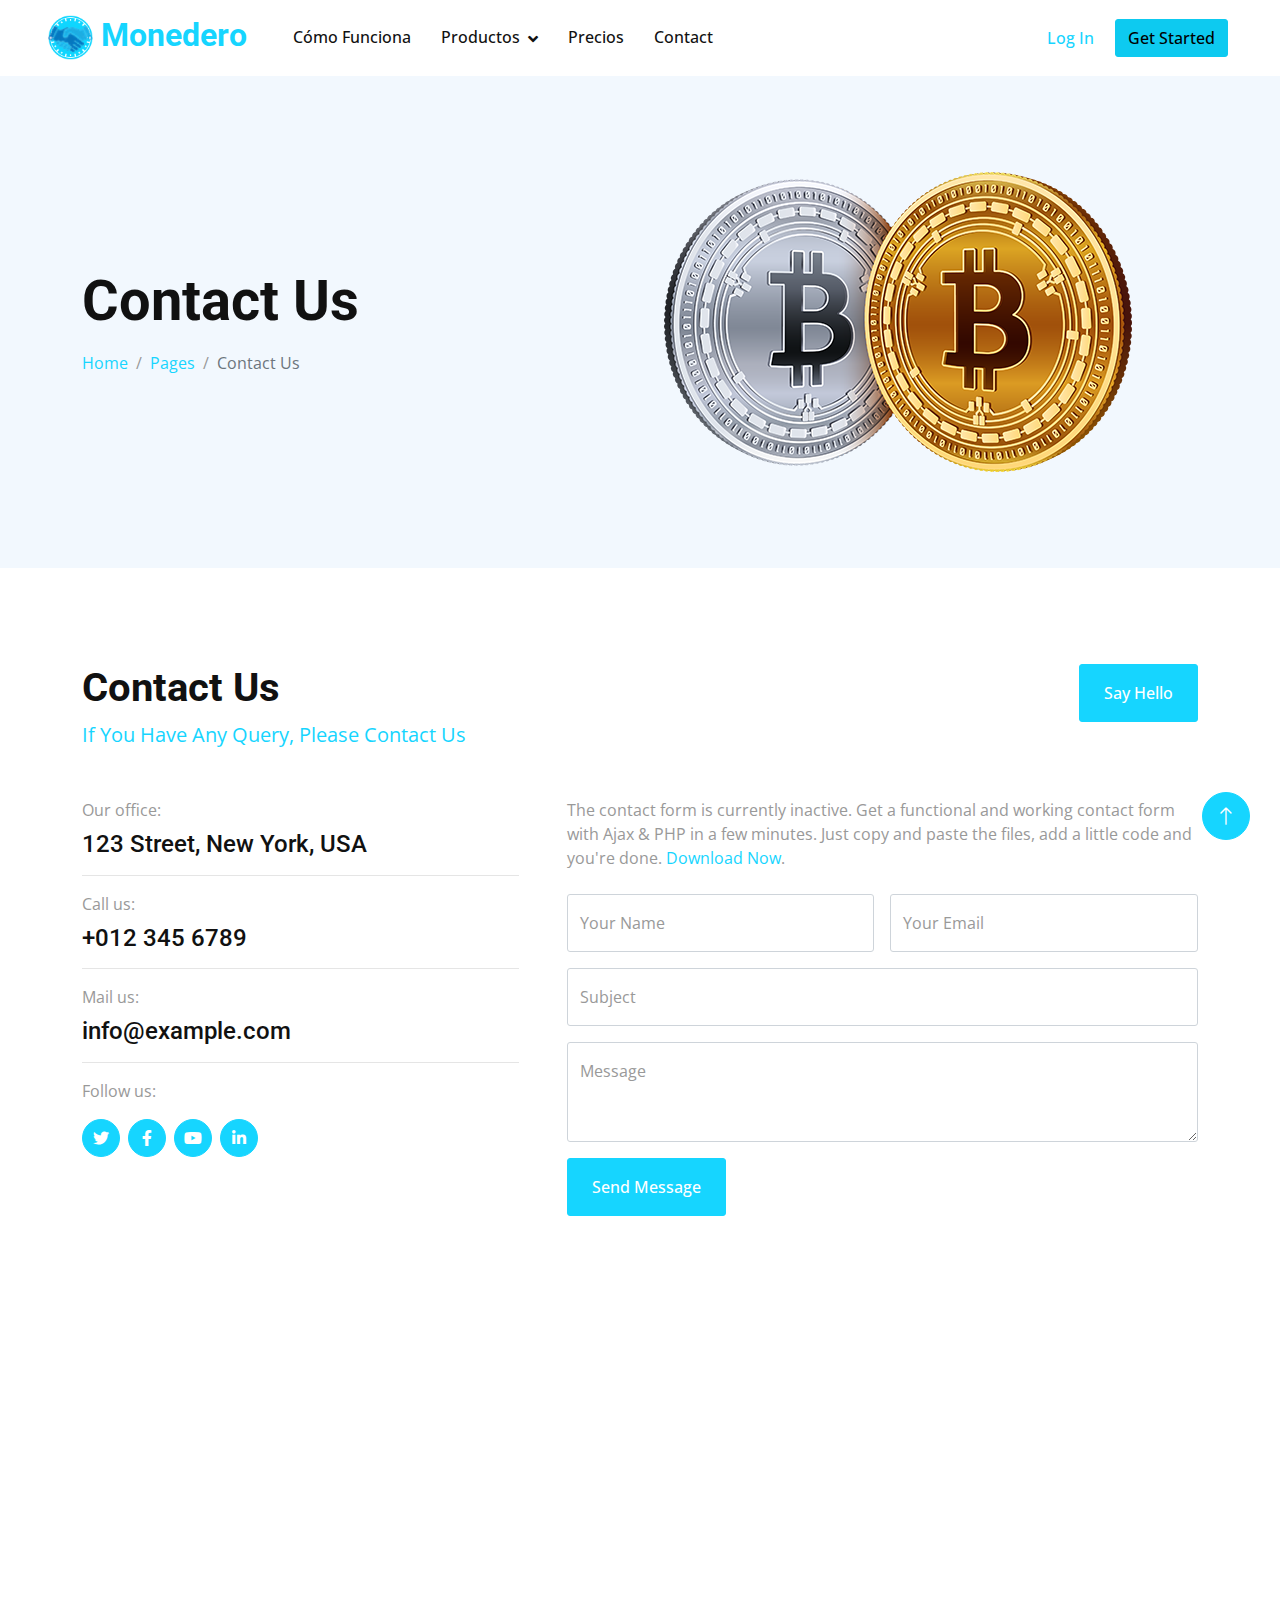
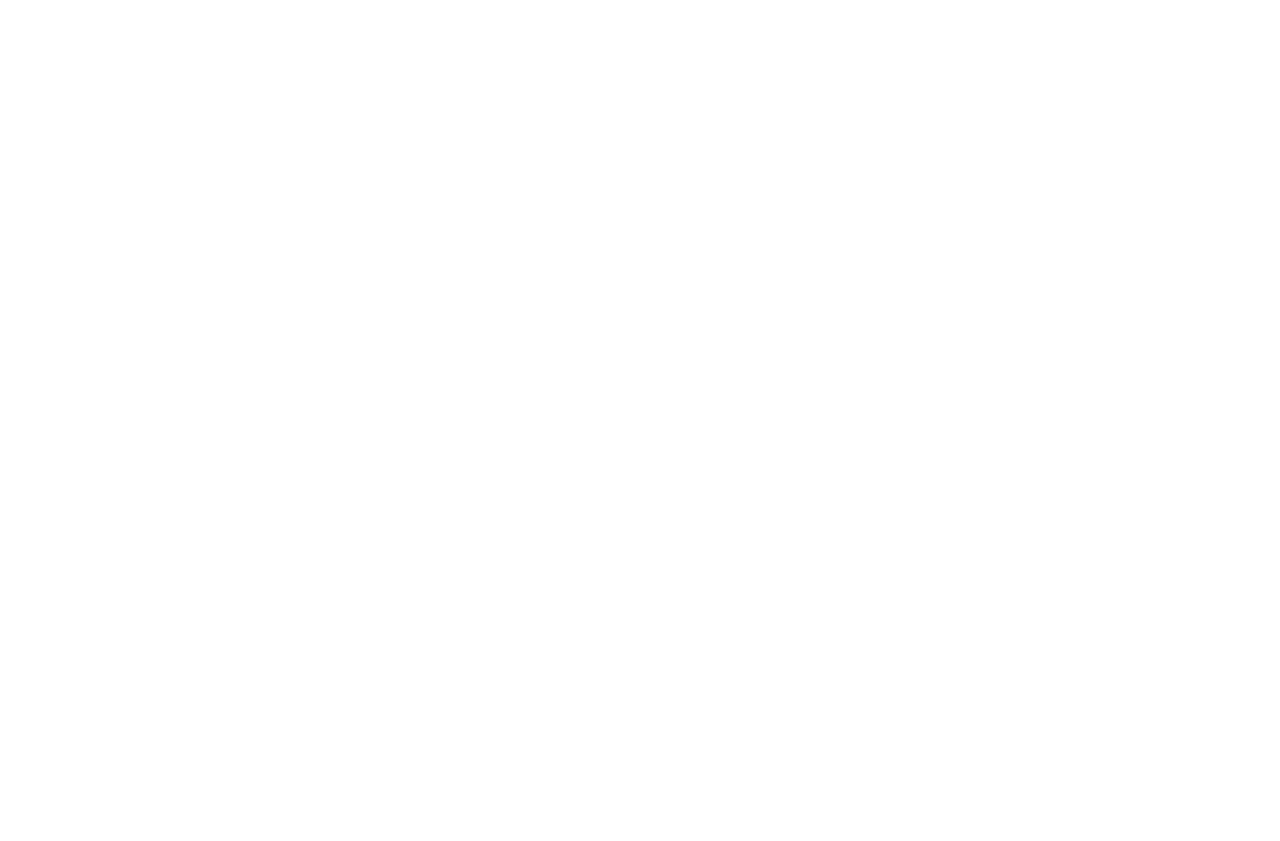
<file: contact.html>
<!DOCTYPE html>
<html lang="en">

<head>
    <meta charset="utf-8">
    <title>Monedero - Intercambiando dívisas por el mundo<</title>
    <meta content="width=device-width, initial-scale=1.0" name="viewport">
    <meta content="" name="keywords">
    <meta content="" name="description">

    <!-- Favicon -->
    <link href="img/favicon.ico" rel="icon">

    <!-- Google Web Fonts -->
    <link rel="preconnect" href="https://fonts.googleapis.com">
    <link rel="preconnect" href="https://fonts.gstatic.com" crossorigin>
    <link href="https://fonts.googleapis.com/css2?family=Open+Sans:wght@400;500&family=Roboto:wght@500;700&display=swap" rel="stylesheet">  

    <!-- Icon Font Stylesheet -->
    <link href="https://cdnjs.cloudflare.com/ajax/libs/font-awesome/5.10.0/css/all.min.css" rel="stylesheet">
    <link href="https://cdn.jsdelivr.net/npm/bootstrap-icons@1.4.1/font/bootstrap-icons.css" rel="stylesheet">

    <!-- Libraries Stylesheet -->
    <link href="lib/animate/animate.min.css" rel="stylesheet">
    <link href="lib/owlcarousel/assets/owl.carousel.min.css" rel="stylesheet">

    <!-- Customized Bootstrap Stylesheet -->
    <link href="css/bootstrap.min.css" rel="stylesheet">

    <!-- Template Stylesheet -->
    <link href="css/style.css" rel="stylesheet">
</head>

<body>
    <!-- Spinner Start -->
    <div id="spinner" class="show bg-white position-fixed translate-middle w-100 vh-100 top-50 start-50 d-flex align-items-center justify-content-center">
        <div class="spinner-grow text-primary" role="status"></div>
    </div>
    <!-- Spinner End -->


    <!-- Navbar Start -->
    <nav class="navbar navbar-expand-lg bg-white navbar-light sticky-top p-0 px-4 px-lg-5">
        <a href="index.html" class="navbar-brand d-flex align-items-center">
            <h2 class="m-0 text-primary"><img class="img-fluid me-2" src="img/icon-1.png" alt="" style="width: 45px;">Monedero</h2>
        </a>
        <button type="button" class="navbar-toggler" data-bs-toggle="collapse" data-bs-target="#navbarCollapse">
            <span class="navbar-toggler-icon"></span>
        </button>
        <div class="collapse navbar-collapse" id="navbarCollapse">
            <div class="navbar-nav me-auto py-4 py-lg-0">
                <a href="index.html" class="nav-item nav-link active"></a>
                <a href="about.html" class="nav-item nav-link">Cómo Funciona</a>
                <div class="nav-item dropdown">
                    <a href="#" class="nav-link dropdown-toggle" data-bs-toggle="dropdown">Productos</a>
                    <div class="dropdown-menu shadow-sm m-0">
                        <a href="intercambio_digital.html" class="dropdown-item">Intercambio digital</a>
                        <a href="token.html" class="dropdown-item">Intercambio Presencial</a>
                        <a href="faq.html" class="dropdown-item">FAQs</a>
                        <a href="404.html" class="dropdown-item">404 Page</a>
                    </div>
                </div>
                <a href="precio.html" class="nav-item nav-link">Precios</a>
                <a href="contact.html" class="nav-item nav-link">Contact</a>
            </div>
            <form class="d-flex py-3 py-lg-0"><a class="btn btn-link text-1000 fw-medium order-1 order-lg-0 me-lg-2" href="#" role="button">Log In</a><a class="btn btn-info order-0 me-1" href="#" role="button">Get Started</a>
            </form>
        </div>
    </nav>
    <!-- Navbar End -->


    <!-- Header Start -->
    <div class="container-fluid hero-header bg-light py-5 mb-5">
        <div class="container py-5">
            <div class="row g-5 align-items-center">
                <div class="col-lg-6">
                    <h1 class="display-4 mb-3 animated slideInDown">Contact Us</h1>
                    <nav aria-label="breadcrumb animated slideInDown">
                        <ol class="breadcrumb mb-0">
                            <li class="breadcrumb-item"><a href="#">Home</a></li>
                            <li class="breadcrumb-item"><a href="#">Pages</a></li>
                            <li class="breadcrumb-item active" aria-current="page">Contact Us</li>
                        </ol>
                    </nav>
                </div>
                <div class="col-lg-6 animated fadeIn">
                    <img class="img-fluid animated pulse infinite" style="animation-duration: 3s;" src="img/hero-2.png" alt="">
                </div>
            </div>
        </div>
    </div>
    <!-- Header End -->


    <!-- Contact Start -->
    <div class="container-xxl py-5">
        <div class="container">
            <div class="row g-5 mb-5 wow fadeInUp" data-wow-delay="0.1s">
                <div class="col-lg-6">
                    <h1 class="display-6">Contact Us</h1>
                    <p class="text-primary fs-5 mb-0">If You Have Any Query, Please Contact Us</p>
                </div>
                <div class="col-lg-6 text-lg-end">
                    <a class="btn btn-primary py-3 px-4" href="">Say Hello</a>
                </div>
            </div>
            <div class="row g-5">
                <div class="col-lg-5 col-md-6 wow fadeInUp" data-wow-delay="0.1s">
                    <p class="mb-2">Our office:</p>
                    <h4>123 Street, New York, USA</h4>
                    <hr class="w-100">
                    <p class="mb-2">Call us:</p>
                    <h4>+012 345 6789</h4>
                    <hr class="w-100">
                    <p class="mb-2">Mail us:</p>
                    <h4>info@example.com</h4>
                    <hr class="w-100">
                    <p class="mb-2">Follow us:</p>
                    <div class="d-flex pt-2">
                        <a class="btn btn-square btn-primary rounded-circle me-2" href=""><i class="fab fa-twitter"></i></a>
                        <a class="btn btn-square btn-primary rounded-circle me-2" href=""><i class="fab fa-facebook-f"></i></a>
                        <a class="btn btn-square btn-primary rounded-circle me-2" href=""><i class="fab fa-youtube"></i></a>
                        <a class="btn btn-square btn-primary rounded-circle me-2" href=""><i class="fab fa-linkedin-in"></i></a>
                    </div>
                </div>
                <div class="col-lg-7 col-md-6 wow fadeInUp" data-wow-delay="0.5s">
                    <p class="mb-4">The contact form is currently inactive. Get a functional and working contact form with Ajax & PHP in a few minutes. Just copy and paste the files, add a little code and you're done. <a href="https://htmlcodex.com/contact-form">Download Now</a>.</p>
                    <form>
                        <div class="row g-3">
                            <div class="col-md-6">
                                <div class="form-floating">
                                    <input type="text" class="form-control" id="name" placeholder="Your Name">
                                    <label for="name">Your Name</label>
                                </div>
                            </div>
                            <div class="col-md-6">
                                <div class="form-floating">
                                    <input type="email" class="form-control" id="email" placeholder="Your Email">
                                    <label for="email">Your Email</label>
                                </div>
                            </div>
                            <div class="col-12">
                                <div class="form-floating">
                                    <input type="text" class="form-control" id="subject" placeholder="Subject">
                                    <label for="subject">Subject</label>
                                </div>
                            </div>
                            <div class="col-12">
                                <div class="form-floating">
                                    <textarea class="form-control" placeholder="Leave a message here" id="message" style="height: 100px"></textarea>
                                    <label for="message">Message</label>
                                </div>
                            </div>
                            <div class="col-12">
                                <button class="btn btn-primary py-3 px-4" type="submit">Send Message</button>
                            </div>
                        </div>
                    </form>
                </div>
            </div>
        </div>
    </div>
    <!-- Contact End -->


    <!-- Google Map Start -->
    <div class="container-xxl py-5 px-0 wow fadeInUp" data-wow-delay="0.1s">
        <iframe class="w-100 mb-n2" style="height: 450px;"
            src="https://www.google.com/maps/embed?pb=!1m18!1m12!1m3!1d3001156.4288297426!2d-78.01371936852176!3d42.72876761954724!2m3!1f0!2f0!3f0!3m2!1i1024!2i768!4f13.1!3m3!1m2!1s0x4ccc4bf0f123a5a9%3A0xddcfc6c1de189567!2sNew%20York%2C%20USA!5e0!3m2!1sen!2sbd!4v1603794290143!5m2!1sen!2sbd"
            frameborder="0" allowfullscreen="" aria-hidden="false" tabindex="0"></iframe>
    </div>
    <!-- Google Map End -->


    <!-- Footer Start -->
    <div class="container-fluid bg-light footer mt-5 pt-5 wow fadeIn" data-wow-delay="0.1s">
        <div class="container py-5">
            <div class="row g-5">
                <div class="col-md-6">
                    <h1 class="text-primary mb-4"><img class="img-fluid me-2" src="img/icon-1.png" alt="" style="width: 45px;">Monedero</h1>
                    <span>Diam dolor diam ipsum sit. Aliqu diam amet diam et eos. Clita erat ipsum et lorem et sit, sed stet lorem sit clita. Diam dolor diam ipsum sit. Aliqu diam amet diam et eos. Clita erat ipsum et lorem et sit.</span>
                </div>
                <div class="col-md-6">
                    <h5 class="mb-4">Newsletter</h5>
                    <p>Clita erat ipsum et lorem et sit, sed stet lorem sit clita.</p>
                    <div class="position-relative">
                        <input class="form-control bg-transparent w-100 py-3 ps-4 pe-5" type="text" placeholder="Your email">
                        <button type="button" class="btn btn-primary py-2 px-3 position-absolute top-0 end-0 mt-2 me-2">SignUp</button>
                    </div>
                </div>
                <div class="col-lg-3 col-md-6">
                    <h5 class="mb-4">Get In Touch</h5>
                    <p><i class="fa fa-map-marker-alt me-3"></i>123 Street, New York, USA</p>
                    <p><i class="fa fa-phone-alt me-3"></i>+012 345 67890</p>
                    <p><i class="fa fa-envelope me-3"></i>info@example.com</p>
                </div>
               
                <div class="col-lg-3 col-md-6">
                    <h5 class="mb-4">Quick Links</h5>
                    <a class="btn btn-link" href="">About Us</a>
                    <a class="btn btn-link" href="">Contact Us</a>
                    <a class="btn btn-link" href="">Our Services</a>
                    <a class="btn btn-link" href="">Terms & Condition</a>
                </div>
                <div class="col-lg-3 col-md-6">
                    <h5 class="mb-4">Follow Us</h5>
                    <div class="d-flex">
                        <a class="btn btn-square rounded-circle me-1" href=""><i class="fab fa-twitter"></i></a>
                        <a class="btn btn-square rounded-circle me-1" href=""><i class="fab fa-facebook-f"></i></a>
                        <a class="btn btn-square rounded-circle me-1" href=""><i class="fab fa-youtube"></i></a>
                        <a class="btn btn-square rounded-circle me-1" href=""><i class="fab fa-linkedin-in"></i></a>
                    </div>
                </div>
            </div>
        </div>
        <div class="container-fluid copyright">
            <div class="container">
                <div class="row">
                    <div class="col-md-6 text-center text-md-start mb-3 mb-md-0">
                        &copy; <a href="#">Your Site Name</a>, All Right Reserved.
                    </div>
                    <div class="col-md-6 text-center text-md-end">
                        <!--/*** This template is free as long as you keep the footer author’s credit link/attribution link/backlink. If you'd like to use the template without the footer author’s credit link/attribution link/backlink, you can purchase the Credit Removal License from "https://htmlcodex.com/credit-removal". Thank you for your support. ***/-->
                        Designed By <a href="https://htmlcodex.com">HTML Codex</a>  Distributed By <a href="https://themewagon.com">ThemeWagon</a>
                    </div>
                </div>
            </div>
        </div>
    </div>
    <!-- Footer End -->


    <!-- Back to Top -->
    <a href="#" class="btn btn-lg btn-primary btn-lg-square rounded-circle back-to-top"><i class="bi bi-arrow-up"></i></a>


    <!-- JavaScript Libraries -->
    <script src="https://code.jquery.com/jquery-3.4.1.min.js"></script>
    <script src="https://cdn.jsdelivr.net/npm/bootstrap@5.0.0/dist/js/bootstrap.bundle.min.js"></script>
    <script src="lib/wow/wow.min.js"></script>
    <script src="lib/easing/easing.min.js"></script>
    <script src="lib/waypoints/waypoints.min.js"></script>
    <script src="lib/owlcarousel/owl.carousel.min.js"></script>
    <script src="lib/counterup/counterup.min.js"></script>

    <!-- Template Javascript -->
    <script src="js/main.js"></script>
</body>

</html>
</file>
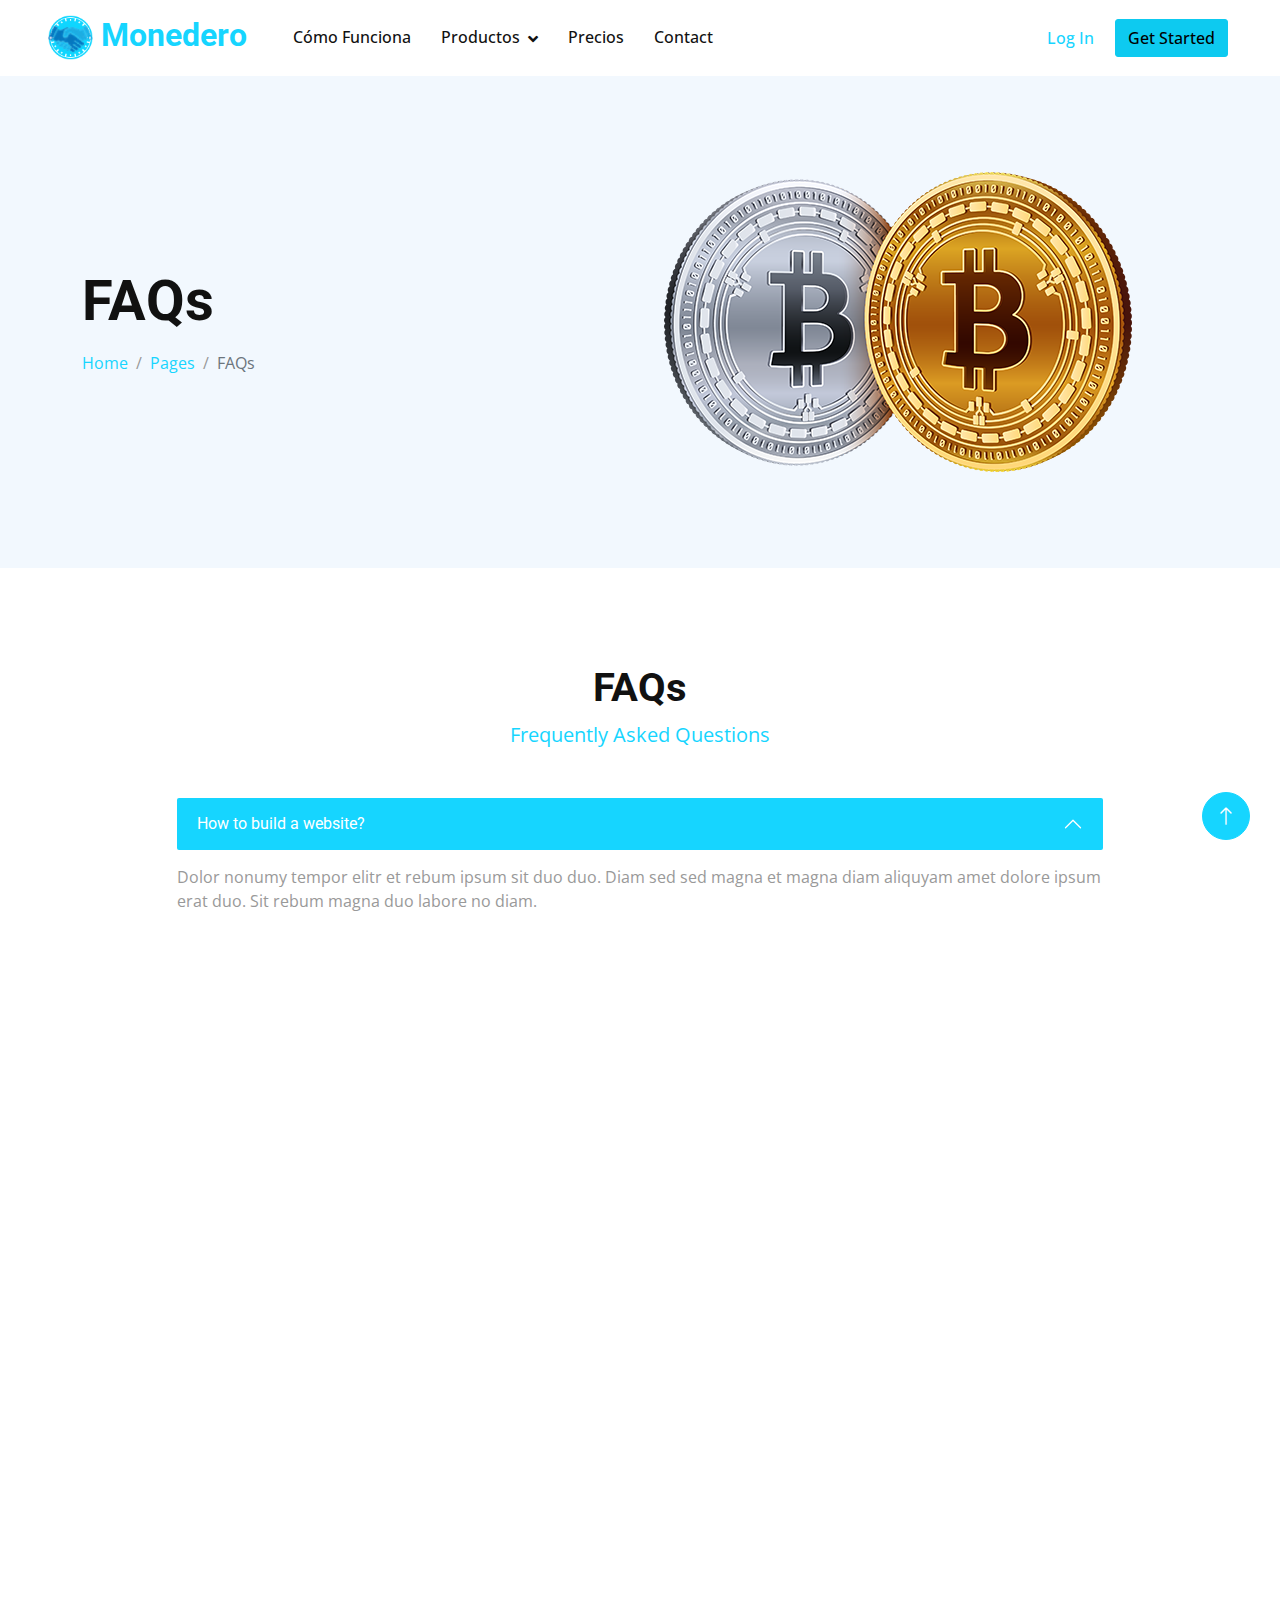
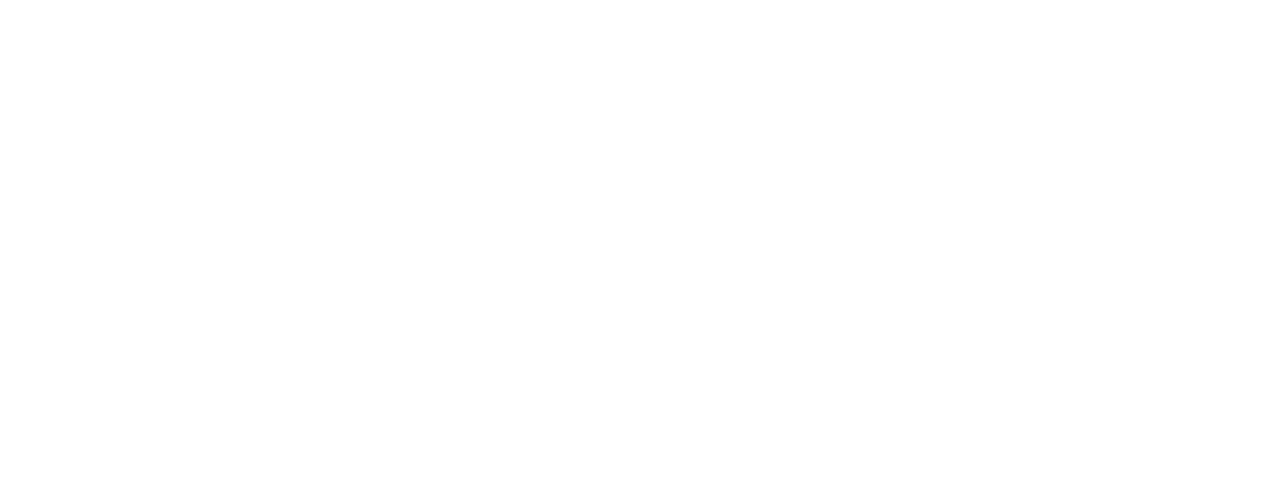
<file: faq.html>
<!DOCTYPE html>
<html lang="en">

<head>
    <meta charset="utf-8">
    <title>Monedero - Intercambiando dívisas por el mundo<</title>
    <meta content="width=device-width, initial-scale=1.0" name="viewport">
    <meta content="" name="keywords">
    <meta content="" name="description">

    <!-- Favicon -->
    <link href="img/favicon.ico" rel="icon">

    <!-- Google Web Fonts -->
    <link rel="preconnect" href="https://fonts.googleapis.com">
    <link rel="preconnect" href="https://fonts.gstatic.com" crossorigin>
    <link href="https://fonts.googleapis.com/css2?family=Open+Sans:wght@400;500&family=Roboto:wght@500;700&display=swap"
        rel="stylesheet">

    <!-- Icon Font Stylesheet -->
    <link href="https://cdnjs.cloudflare.com/ajax/libs/font-awesome/5.10.0/css/all.min.css" rel="stylesheet">
    <link href="https://cdn.jsdelivr.net/npm/bootstrap-icons@1.4.1/font/bootstrap-icons.css" rel="stylesheet">

    <!-- Libraries Stylesheet -->
    <link href="lib/animate/animate.min.css" rel="stylesheet">
    <link href="lib/owlcarousel/assets/owl.carousel.min.css" rel="stylesheet">

    <!-- Customized Bootstrap Stylesheet -->
    <link href="css/bootstrap.min.css" rel="stylesheet">

    <!-- Template Stylesheet -->
    <link href="css/style.css" rel="stylesheet">
</head>

<body>
    <!-- Spinner Start -->
    <div id="spinner"
        class="show bg-white position-fixed translate-middle w-100 vh-100 top-50 start-50 d-flex align-items-center justify-content-center">
        <div class="spinner-grow text-primary" role="status"></div>
    </div>
    <!-- Spinner End -->


    <!-- Navbar Start -->
    <nav class="navbar navbar-expand-lg bg-white navbar-light sticky-top p-0 px-4 px-lg-5">
        <a href="index.html" class="navbar-brand d-flex align-items-center">
            <h2 class="m-0 text-primary"><img class="img-fluid me-2" src="img/icon-1.png" alt=""
                    style="width: 45px;">Monedero</h2>
        </a>
        <button type="button" class="navbar-toggler" data-bs-toggle="collapse" data-bs-target="#navbarCollapse">
            <span class="navbar-toggler-icon"></span>
        </button>
        <div class="collapse navbar-collapse" id="navbarCollapse">
            <div class="navbar-nav me-auto py-4 py-lg-0">
                <a href="index.html" class="nav-item nav-link active"></a>
                <a href="about.html" class="nav-item nav-link">Cómo Funciona</a>
                <div class="nav-item dropdown">
                    <a href="#" class="nav-link dropdown-toggle" data-bs-toggle="dropdown">Productos</a>
                    <div class="dropdown-menu shadow-sm m-0">
                        <a href="intercambio_digital.html" class="dropdown-item">Intercambio digital</a>
                        <a href="token.html" class="dropdown-item">Intercambio Presencial</a>
                        <a href="faq.html" class="dropdown-item">FAQs</a>
                        <a href="404.html" class="dropdown-item">404 Page</a>
                    </div>
                </div>
                <a href="precio.html" class="nav-item nav-link">Precios</a>
                <a href="contact.html" class="nav-item nav-link">Contact</a>
            </div>
           <form class="d-flex py-3 py-lg-0"><a class="btn btn-link text-1000 fw-medium order-1 order-lg-0 me-lg-2" href="#" role="button">Log In</a><a class="btn btn-info order-0 me-1" href="#" role="button">Get Started</a>
            </form>
        </div>
    </nav>
    <!-- Navbar End -->


    <!-- Header Start -->
    <div class="container-fluid hero-header bg-light py-5 mb-5">
        <div class="container py-5">
            <div class="row g-5 align-items-center">
                <div class="col-lg-6">
                    <h1 class="display-4 mb-3 animated slideInDown">FAQs</h1>
                    <nav aria-label="breadcrumb animated slideInDown">
                        <ol class="breadcrumb mb-0">
                            <li class="breadcrumb-item"><a href="#">Home</a></li>
                            <li class="breadcrumb-item"><a href="#">Pages</a></li>
                            <li class="breadcrumb-item active" aria-current="page">FAQs</li>
                        </ol>
                    </nav>
                </div>
                <div class="col-lg-6 animated fadeIn">
                    <img class="img-fluid animated pulse infinite" style="animation-duration: 3s;" src="img/hero-2.png"
                        alt="">
                </div>
            </div>
        </div>
    </div>
    <!-- Header End -->


    <!-- FAQs Start -->
    <div class="container-xxl py-5">
        <div class="container">
            <div class="text-center mx-auto wow fadeInUp" data-wow-delay="0.1s" style="max-width: 500px;">
                <h1 class="display-6">FAQs</h1>
                <p class="text-primary fs-5 mb-5">Frequently Asked Questions</p>
            </div>
            <div class="row justify-content-center">
                <div class="col-lg-10">
                    <div class="accordion" id="accordionExample">
                        <div class="accordion-item wow fadeInUp" data-wow-delay="0.1s">
                            <h2 class="accordion-header" id="headingOne">
                                <button class="accordion-button" type="button" data-bs-toggle="collapse"
                                    data-bs-target="#collapseOne" aria-expanded="true" aria-controls="collapseOne">
                                    How to build a website?
                                </button>
                            </h2>
                            <div id="collapseOne" class="accordion-collapse collapse show" aria-labelledby="headingOne"
                                data-bs-parent="#accordionExample">
                                <div class="accordion-body">
                                    Dolor nonumy tempor elitr et rebum ipsum sit duo duo. Diam sed sed magna et magna
                                    diam aliquyam amet dolore ipsum erat duo. Sit rebum magna duo labore no diam.
                                </div>
                            </div>
                        </div>
                        <div class="accordion-item wow fadeInUp" data-wow-delay="0.2s">
                            <h2 class="accordion-header" id="headingTwo">
                                <button class="accordion-button collapsed" type="button" data-bs-toggle="collapse"
                                    data-bs-target="#collapseTwo" aria-expanded="false" aria-controls="collapseTwo">
                                    How long will it take to get a new website?
                                </button>
                            </h2>
                            <div id="collapseTwo" class="accordion-collapse collapse" aria-labelledby="headingTwo"
                                data-bs-parent="#accordionExample">
                                <div class="accordion-body">
                                    Dolor nonumy tempor elitr et rebum ipsum sit duo duo. Diam sed sed magna et magna
                                    diam aliquyam amet dolore ipsum erat duo. Sit rebum magna duo labore no diam.
                                </div>
                            </div>
                        </div>
                        <div class="accordion-item wow fadeInUp" data-wow-delay="0.3s">
                            <h2 class="accordion-header" id="headingThree">
                                <button class="accordion-button collapsed" type="button" data-bs-toggle="collapse"
                                    data-bs-target="#collapseThree" aria-expanded="false" aria-controls="collapseThree">
                                    Do you only create HTML websites?
                                </button>
                            </h2>
                            <div id="collapseThree" class="accordion-collapse collapse" aria-labelledby="headingThree"
                                data-bs-parent="#accordionExample">
                                <div class="accordion-body">
                                    Dolor nonumy tempor elitr et rebum ipsum sit duo duo. Diam sed sed magna et magna
                                    diam aliquyam amet dolore ipsum erat duo. Sit rebum magna duo labore no diam.
                                </div>
                            </div>
                        </div>
                        <div class="accordion-item wow fadeInUp" data-wow-delay="0.4s">
                            <h2 class="accordion-header" id="headingFour">
                                <button class="accordion-button collapsed" type="button" data-bs-toggle="collapse"
                                    data-bs-target="#collapseFour" aria-expanded="true" aria-controls="collapseFour">
                                    Will my website be mobile-friendly?
                                </button>
                            </h2>
                            <div id="collapseFour" class="accordion-collapse collapse" aria-labelledby="headingFour"
                                data-bs-parent="#accordionExample">
                                <div class="accordion-body">
                                    Dolor nonumy tempor elitr et rebum ipsum sit duo duo. Diam sed sed magna et magna
                                    diam aliquyam amet dolore ipsum erat duo. Sit rebum magna duo labore no diam.
                                </div>
                            </div>
                        </div>
                        <div class="accordion-item wow fadeInUp" data-wow-delay="0.5s">
                            <h2 class="accordion-header" id="headingFive">
                                <button class="accordion-button collapsed" type="button" data-bs-toggle="collapse"
                                    data-bs-target="#collapseFive" aria-expanded="false" aria-controls="collapseFive">
                                    Will you maintain my site for me?
                                </button>
                            </h2>
                            <div id="collapseFive" class="accordion-collapse collapse" aria-labelledby="headingFive"
                                data-bs-parent="#accordionExample">
                                <div class="accordion-body">
                                    Dolor nonumy tempor elitr et rebum ipsum sit duo duo. Diam sed sed magna et magna
                                    diam aliquyam amet dolore ipsum erat duo. Sit rebum magna duo labore no diam.
                                </div>
                            </div>
                        </div>
                        <div class="accordion-item wow fadeInUp" data-wow-delay="0.6s">
                            <h2 class="accordion-header" id="headingSix">
                                <button class="accordion-button collapsed" type="button" data-bs-toggle="collapse"
                                    data-bs-target="#collapseSix" aria-expanded="false" aria-controls="collapseSix">
                                    I’m on a strict budget. Do you have any low cost options?
                                </button>
                            </h2>
                            <div id="collapseSix" class="accordion-collapse collapse" aria-labelledby="headingSix"
                                data-bs-parent="#accordionExample">
                                <div class="accordion-body">
                                    Dolor nonumy tempor elitr et rebum ipsum sit duo duo. Diam sed sed magna et magna
                                    diam aliquyam amet dolore ipsum erat duo. Sit rebum magna duo labore no diam.
                                </div>
                            </div>
                        </div>
                        <div class="accordion-item wow fadeInUp" data-wow-delay="0.7s">
                            <h2 class="accordion-header" id="headingSeven">
                                <button class="accordion-button collapsed" type="button" data-bs-toggle="collapse"
                                    data-bs-target="#collapseSeven" aria-expanded="false" aria-controls="collapseSeven">
                                    Will you maintain my site for me?
                                </button>
                            </h2>
                            <div id="collapseSeven" class="accordion-collapse collapse" aria-labelledby="headingSeven"
                                data-bs-parent="#accordionExample">
                                <div class="accordion-body">
                                    Dolor nonumy tempor elitr et rebum ipsum sit duo duo. Diam sed sed magna et magna
                                    diam aliquyam amet dolore ipsum erat duo. Sit rebum magna duo labore no diam.
                                </div>
                            </div>
                        </div>
                        <div class="accordion-item wow fadeInUp" data-wow-delay="0.8s">
                            <h2 class="accordion-header" id="headingEight">
                                <button class="accordion-button collapsed" type="button" data-bs-toggle="collapse"
                                    data-bs-target="#collapseEight" aria-expanded="false" aria-controls="collapseEight">
                                    I’m on a strict budget. Do you have any low cost options?
                                </button>
                            </h2>
                            <div id="collapseEight" class="accordion-collapse collapse" aria-labelledby="headingEight"
                                data-bs-parent="#accordionExample">
                                <div class="accordion-body">
                                    Dolor nonumy tempor elitr et rebum ipsum sit duo duo. Diam sed sed magna et magna
                                    diam aliquyam amet dolore ipsum erat duo. Sit rebum magna duo labore no diam.
                                </div>
                            </div>
                        </div>
                    </div>
                </div>
            </div>
        </div>
    </div>
    <!-- FAQs Start -->


    <!-- Footer Start -->
    <div class="container-fluid bg-light footer mt-5 pt-5 wow fadeIn" data-wow-delay="0.1s">
        <div class="container py-5">
            <div class="row g-5">
                <div class="col-md-6">
                    <h1 class="text-primary mb-4"><img class="img-fluid me-2" src="img/icon-1.png" alt=""
                            style="width: 45px;">Monedero</h1>
                    <span>Diam dolor diam ipsum sit. Aliqu diam amet diam et eos. Clita erat ipsum et lorem et sit, sed
                        stet lorem sit clita. Diam dolor diam ipsum sit. Aliqu diam amet diam et eos. Clita erat ipsum
                        et lorem et sit.</span>
                </div>
                <div class="col-md-6">
                    <h5 class="mb-4">Newsletter</h5>
                    <p>Clita erat ipsum et lorem et sit, sed stet lorem sit clita.</p>
                    <div class="position-relative">
                        <input class="form-control bg-transparent w-100 py-3 ps-4 pe-5" type="text"
                            placeholder="Your email">
                        <button type="button"
                            class="btn btn-primary py-2 px-3 position-absolute top-0 end-0 mt-2 me-2">SignUp</button>
                    </div>
                </div>
                <div class="col-lg-3 col-md-6">
                    <h5 class="mb-4">Get In Touch</h5>
                    <p><i class="fa fa-map-marker-alt me-3"></i>123 Street, New York, USA</p>
                    <p><i class="fa fa-phone-alt me-3"></i>+012 345 67890</p>
                    <p><i class="fa fa-envelope me-3"></i>info@example.com</p>
                </div>
             
                <div class="col-lg-3 col-md-6">
                    <h5 class="mb-4">Quick Links</h5>
                    <a class="btn btn-link" href="">About Us</a>
                    <a class="btn btn-link" href="">Contact Us</a>
                    <a class="btn btn-link" href="">Our Services</a>
                    <a class="btn btn-link" href="">Terms & Condition</a>
                </div>
                <div class="col-lg-3 col-md-6">
                    <h5 class="mb-4">Follow Us</h5>
                    <div class="d-flex">
                        <a class="btn btn-square rounded-circle me-1" href=""><i class="fab fa-twitter"></i></a>
                        <a class="btn btn-square rounded-circle me-1" href=""><i class="fab fa-facebook-f"></i></a>
                        <a class="btn btn-square rounded-circle me-1" href=""><i class="fab fa-youtube"></i></a>
                        <a class="btn btn-square rounded-circle me-1" href=""><i class="fab fa-linkedin-in"></i></a>
                    </div>
                </div>
            </div>
        </div>
        <div class="container-fluid copyright">
            <div class="container">
                <div class="row">
                    <div class="col-md-6 text-center text-md-start mb-3 mb-md-0">
                        &copy; <a href="#">Your Site Name</a>, All Right Reserved.
                    </div>
                    <div class="col-md-6 text-center text-md-end">
                        <!--/*** This template is free as long as you keep the footer author’s credit link/attribution link/backlink. If you'd like to use the template without the footer author’s credit link/attribution link/backlink, you can purchase the Credit Removal License from "https://htmlcodex.com/credit-removal". Thank you for your support. ***/-->
                        Designed By <a href="https://htmlcodex.com">HTML Codex</a> Distributed By <a
                            href="https://themewagon.com">ThemeWagon</a>
                    </div>
                </div>
            </div>
        </div>
    </div>
    <!-- Footer End -->


    <!-- Back to Top -->
    <a href="#" class="btn btn-lg btn-primary btn-lg-square rounded-circle back-to-top"><i
            class="bi bi-arrow-up"></i></a>


    <!-- JavaScript Libraries -->
    <script src="https://code.jquery.com/jquery-3.4.1.min.js"></script>
    <script src="https://cdn.jsdelivr.net/npm/bootstrap@5.0.0/dist/js/bootstrap.bundle.min.js"></script>
    <script src="lib/wow/wow.min.js"></script>
    <script src="lib/easing/easing.min.js"></script>
    <script src="lib/waypoints/waypoints.min.js"></script>
    <script src="lib/owlcarousel/owl.carousel.min.js"></script>
    <script src="lib/counterup/counterup.min.js"></script>

    <!-- Template Javascript -->
    <script src="js/main.js"></script>
</body>

</html>
</file>
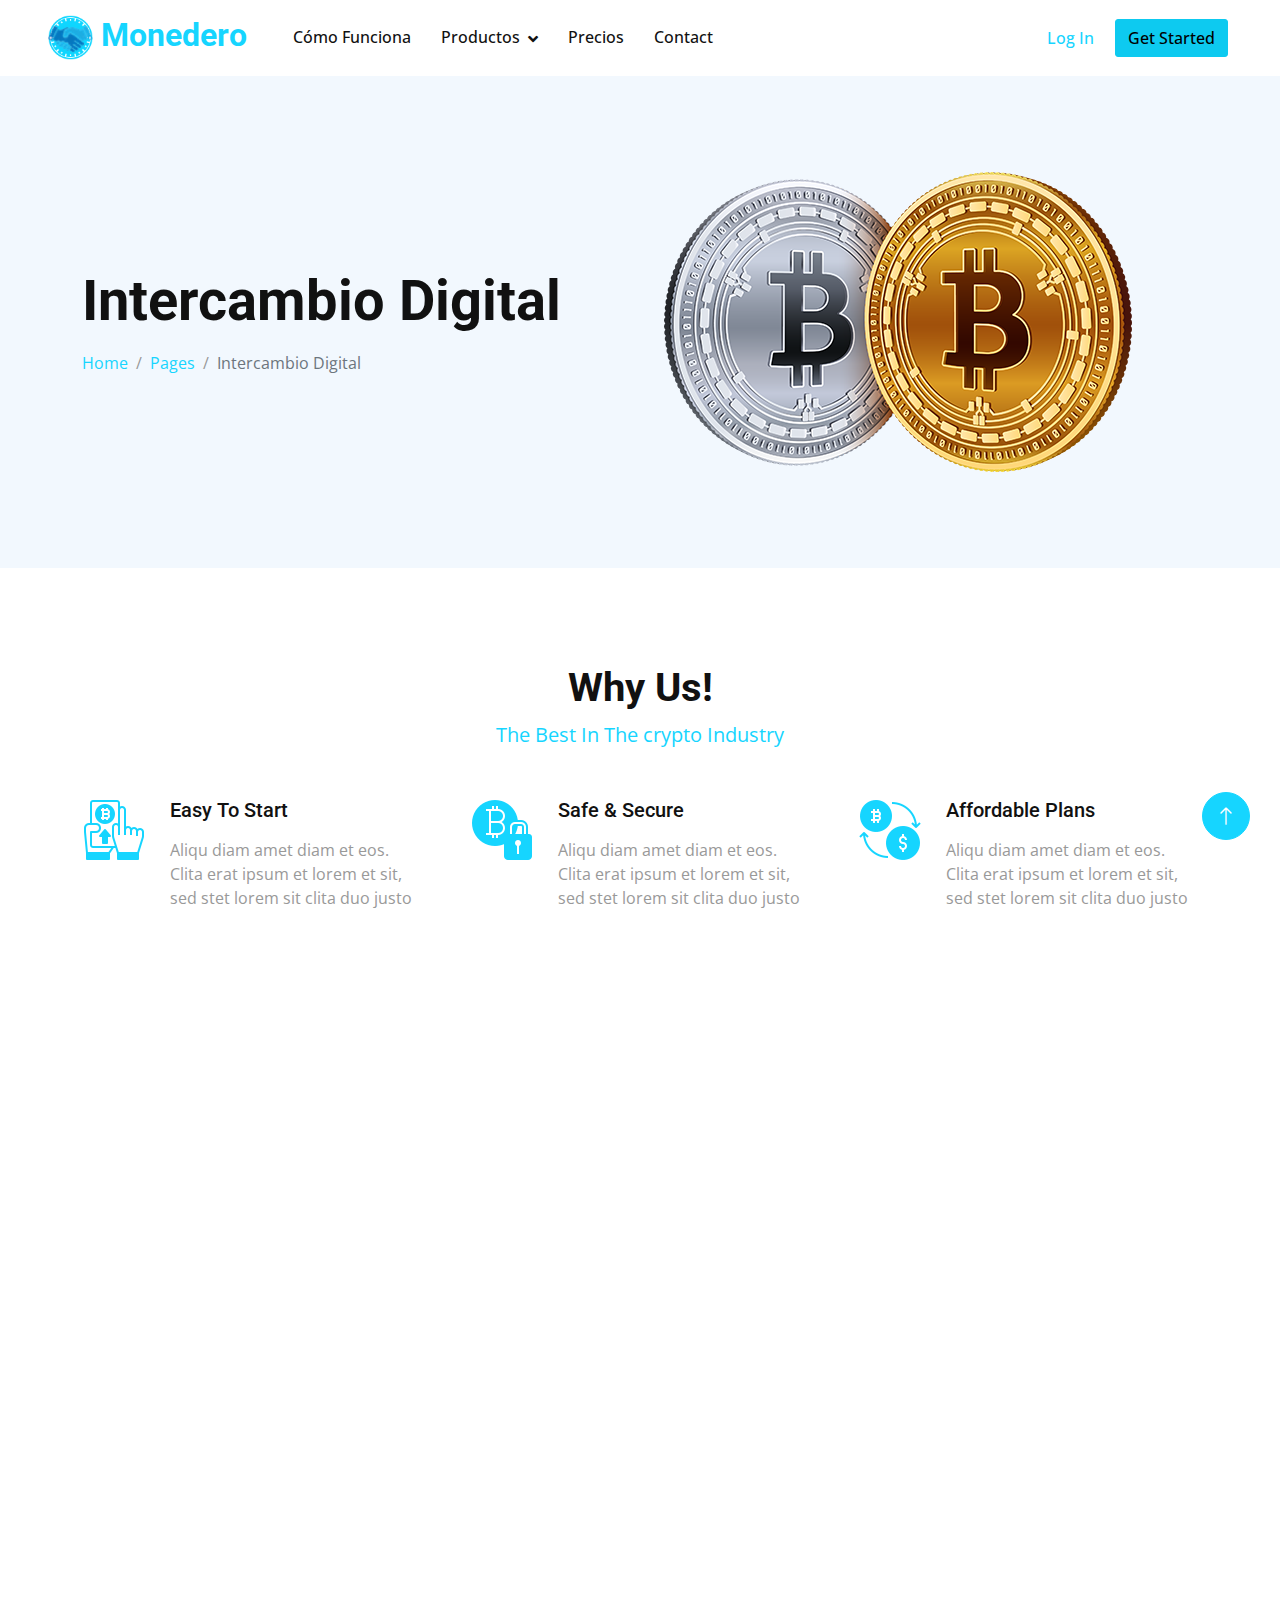
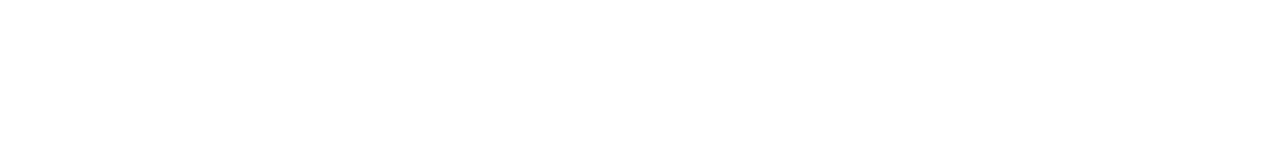
<file: intercambio_digital.html>
<!DOCTYPE html>
<html lang="en">

<head>
    <meta charset="utf-8">
    <title>Monedero - Intercambiando dívisas por el mundo<</title>
    <meta content="width=device-width, initial-scale=1.0" name="viewport">
    <meta content="" name="keywords">
    <meta content="" name="description">

    <!-- Favicon -->
    <link href="img/favicon.ico" rel="icon">

    <!-- Google Web Fonts -->
    <link rel="preconnect" href="https://fonts.googleapis.com">
    <link rel="preconnect" href="https://fonts.gstatic.com" crossorigin>
    <link href="https://fonts.googleapis.com/css2?family=Open+Sans:wght@400;500&family=Roboto:wght@500;700&display=swap" rel="stylesheet">  

    <!-- Icon Font Stylesheet -->
    <link href="https://cdnjs.cloudflare.com/ajax/libs/font-awesome/5.10.0/css/all.min.css" rel="stylesheet">
    <link href="https://cdn.jsdelivr.net/npm/bootstrap-icons@1.4.1/font/bootstrap-icons.css" rel="stylesheet">

    <!-- Libraries Stylesheet -->
    <link href="lib/animate/animate.min.css" rel="stylesheet">
    <link href="lib/owlcarousel/assets/owl.carousel.min.css" rel="stylesheet">

    <!-- Customized Bootstrap Stylesheet -->
    <link href="css/bootstrap.min.css" rel="stylesheet">

    <!-- Template Stylesheet -->
    <link href="css/style.css" rel="stylesheet">
</head>

<body>
    <!-- Spinner Start -->
    <div id="spinner" class="show bg-white position-fixed translate-middle w-100 vh-100 top-50 start-50 d-flex align-items-center justify-content-center">
        <div class="spinner-grow text-primary" role="status"></div>
    </div>
    <!-- Spinner End -->


    <!-- Navbar Start -->
    <nav class="navbar navbar-expand-lg bg-white navbar-light sticky-top p-0 px-4 px-lg-5">
        <a href="index.html" class="navbar-brand d-flex align-items-center">
            <h2 class="m-0 text-primary"><img class="img-fluid me-2" src="img/icon-1.png" alt="" style="width: 45px;">Monedero</h2>
        </a>
        <button type="button" class="navbar-toggler" data-bs-toggle="collapse" data-bs-target="#navbarCollapse">
            <span class="navbar-toggler-icon"></span>
        </button>
        <div class="collapse navbar-collapse" id="navbarCollapse">
            <div class="navbar-nav me-auto py-4 py-lg-0">
                <a href="index.html" class="nav-item nav-link active"></a>
                <a href="about.html" class="nav-item nav-link">Cómo Funciona</a>
                <div class="nav-item dropdown">
                    <a href="#" class="nav-link dropdown-toggle" data-bs-toggle="dropdown">Productos</a>
                    <div class="dropdown-menu shadow-sm m-0">
                        <a href="intercambio_digital.html" class="dropdown-item">Intercambio digital</a>
                        <a href="token.html" class="dropdown-item">Intercambio Presencial</a>
                        <a href="faq.html" class="dropdown-item">FAQs</a>
                        <a href="404.html" class="dropdown-item">404 Page</a>
                    </div>
                </div>
                <a href="precio.html" class="nav-item nav-link">Precios</a>
                <a href="contact.html" class="nav-item nav-link">Contact</a>
            </div>
             <form class="d-flex py-3 py-lg-0"><a class="btn btn-link text-1000 fw-medium order-1 order-lg-0 me-lg-2" href="#" role="button">Log In</a><a class="btn btn-info order-0 me-1" href="#" role="button">Get Started</a>
            </form>
        </div>
    </nav>
    <!-- Navbar End -->


    <!-- Header Start -->
    <div class="container-fluid hero-header bg-light py-5 mb-5">
        <div class="container py-5">
            <div class="row g-5 align-items-center">
                <div class="col-lg-6">
                    <h1 class="display-4 mb-3 animated slideInDown">Intercambio Digital</h1>
                    <nav aria-label="breadcrumb animated slideInDown">
                        <ol class="breadcrumb mb-0">
                            <li class="breadcrumb-item"><a href="#">Home</a></li>
                            <li class="breadcrumb-item"><a href="#">Pages</a></li>
                            <li class="breadcrumb-item active" aria-current="page">Intercambio Digital</li>
                        </ol>
                    </nav>
                </div>
                <div class="col-lg-6 animated fadeIn">
                    <img class="img-fluid animated pulse infinite" style="animation-duration: 3s;" src="img/hero-2.png" alt="">
                </div>
            </div>
        </div>
    </div>
    <!-- Header End -->


    <!-- Intercambio Digital Start -->
    <div class="container-xxl py-5">
        <div class="container">
            <div class="text-center mx-auto wow fadeInUp" data-wow-delay="0.1s" style="max-width: 500px;">
                <h1 class="display-6">Why Us!</h1>
                <p class="text-primary fs-5 mb-5">The Best In The crypto Industry</p>
            </div>
            <div class="row g-5">
                <div class="col-lg-4 col-md-6 wow fadeInUp" data-wow-delay="0.1s">
                    <div class="d-flex align-items-start">
                        <img class="img-fluid flex-shrink-0" src="img/icon-7.png" alt="">
                        <div class="ps-4">
                            <h5 class="mb-3">Easy To Start</h5>
                            <span>Aliqu diam amet diam et eos. Clita erat ipsum et lorem et sit, sed stet lorem sit clita duo justo</span>
                        </div>
                    </div>
                </div>
                <div class="col-lg-4 col-md-6 wow fadeInUp" data-wow-delay="0.3s">
                    <div class="d-flex align-items-start">
                        <img class="img-fluid flex-shrink-0" src="img/icon-6.png" alt="">
                        <div class="ps-4">
                            <h5 class="mb-3">Safe & Secure</h5>
                            <span>Aliqu diam amet diam et eos. Clita erat ipsum et lorem et sit, sed stet lorem sit clita duo justo</span>
                        </div>
                    </div>
                </div>
                <div class="col-lg-4 col-md-6 wow fadeInUp" data-wow-delay="0.5s">
                    <div class="d-flex align-items-start">
                        <img class="img-fluid flex-shrink-0" src="img/icon-5.png" alt="">
                        <div class="ps-4">
                            <h5 class="mb-3">Affordable Plans</h5>
                            <span>Aliqu diam amet diam et eos. Clita erat ipsum et lorem et sit, sed stet lorem sit clita duo justo</span>
                        </div>
                    </div>
                </div>
                <div class="col-lg-4 col-md-6 wow fadeInUp" data-wow-delay="0.1s">
                    <div class="d-flex align-items-start">
                        <img class="img-fluid flex-shrink-0" src="img/icon-4.png" alt="">
                        <div class="ps-4">
                            <h5 class="mb-3">Secure Storage</h5>
                            <span>Aliqu diam amet diam et eos. Clita erat ipsum et lorem et sit, sed stet lorem sit clita duo justo</span>
                        </div>
                    </div>
                </div>
                <div class="col-lg-4 col-md-6 wow fadeInUp" data-wow-delay="0.3s">
                    <div class="d-flex align-items-start">
                        <img class="img-fluid flex-shrink-0" src="img/icon-3.png" alt="">
                        <div class="ps-4">
                            <h5 class="mb-3">Protected By Insurance</h5>
                            <span>Aliqu diam amet diam et eos. Clita erat ipsum et lorem et sit, sed stet lorem sit clita duo justo</span>
                        </div>
                    </div>
                </div>
                <div class="col-lg-4 col-md-6 wow fadeInUp" data-wow-delay="0.5s">
                    <div class="d-flex align-items-start">
                        <img class="img-fluid flex-shrink-0" src="img/icon-8.png" alt="">
                        <div class="ps-4">
                            <h5 class="mb-3">24/7 Support</h5>
                            <span>Aliqu diam amet diam et eos. Clita erat ipsum et lorem et sit, sed stet lorem sit clita duo justo</span>
                        </div>
                    </div>
                </div>
            </div>
        </div>
    </div>
    <!-- Intercambio Digital End -->


    <!-- Footer Start -->
    <div class="container-fluid bg-light footer mt-5 pt-5 wow fadeIn" data-wow-delay="0.1s">
        <div class="container py-5">
            <div class="row g-5">
                <div class="col-md-6">
                    <h1 class="text-primary mb-4"><img class="img-fluid me-2" src="img/icon-1.png" alt="" style="width: 45px;">Monedero</h1>
                    <span>Diam dolor diam ipsum sit. Aliqu diam amet diam et eos. Clita erat ipsum et lorem et sit, sed stet lorem sit clita. Diam dolor diam ipsum sit. Aliqu diam amet diam et eos. Clita erat ipsum et lorem et sit.</span>
                </div>
                <div class="col-md-6">
                    <h5 class="mb-4">Newsletter</h5>
                    <p>Clita erat ipsum et lorem et sit, sed stet lorem sit clita.</p>
                    <div class="position-relative">
                        <input class="form-control bg-transparent w-100 py-3 ps-4 pe-5" type="text" placeholder="Your email">
                        <button type="button" class="btn btn-primary py-2 px-3 position-absolute top-0 end-0 mt-2 me-2">SignUp</button>
                    </div>
                </div>
                <div class="col-lg-3 col-md-6">
                    <h5 class="mb-4">Get In Touch</h5>
                    <p><i class="fa fa-map-marker-alt me-3"></i>123 Street, New York, USA</p>
                    <p><i class="fa fa-phone-alt me-3"></i>+012 345 67890</p>
                    <p><i class="fa fa-envelope me-3"></i>info@example.com</p>
                </div>
              
                <div class="col-lg-3 col-md-6">
                    <h5 class="mb-4">Quick Links</h5>
                    <a class="btn btn-link" href="">About Us</a>
                    <a class="btn btn-link" href="">Contact Us</a>
                    <a class="btn btn-link" href="">Our Services</a>
                    <a class="btn btn-link" href="">Terms & Condition</a>
                </div>
                <div class="col-lg-3 col-md-6">
                    <h5 class="mb-4">Follow Us</h5>
                    <div class="d-flex">
                        <a class="btn btn-square rounded-circle me-1" href=""><i class="fab fa-twitter"></i></a>
                        <a class="btn btn-square rounded-circle me-1" href=""><i class="fab fa-facebook-f"></i></a>
                        <a class="btn btn-square rounded-circle me-1" href=""><i class="fab fa-youtube"></i></a>
                        <a class="btn btn-square rounded-circle me-1" href=""><i class="fab fa-linkedin-in"></i></a>
                    </div>
                </div>
            </div>
        </div>
        <div class="container-fluid copyright">
            <div class="container">
                <div class="row">
                    <div class="col-md-6 text-center text-md-start mb-3 mb-md-0">
                        &copy; <a href="#">Your Site Name</a>, All Right Reserved.
                    </div>
                    <div class="col-md-6 text-center text-md-end">
                        <!--/*** This template is free as long as you keep the footer author’s credit link/attribution link/backlink. If you'd like to use the template without the footer author’s credit link/attribution link/backlink, you can purchase the Credit Removal License from "https://htmlcodex.com/credit-removal". Thank you for your support. ***/-->
                        Designed By <a href="https://htmlcodex.com">HTML Codex</a>  Distributed By <a href="https://themewagon.com">ThemeWagon</a>
                    </div>
                </div>
            </div>
        </div>
    </div>
    <!-- Footer End -->


    <!-- Back to Top -->
    <a href="#" class="btn btn-lg btn-primary btn-lg-square rounded-circle back-to-top"><i class="bi bi-arrow-up"></i></a>


    <!-- JavaScript Libraries -->
    <script src="https://code.jquery.com/jquery-3.4.1.min.js"></script>
    <script src="https://cdn.jsdelivr.net/npm/bootstrap@5.0.0/dist/js/bootstrap.bundle.min.js"></script>
    <script src="lib/wow/wow.min.js"></script>
    <script src="lib/easing/easing.min.js"></script>
    <script src="lib/waypoints/waypoints.min.js"></script>
    <script src="lib/owlcarousel/owl.carousel.min.js"></script>
    <script src="lib/counterup/counterup.min.js"></script>

    <!-- Template Javascript -->
    <script src="js/main.js"></script>
</body>

</html>
</file>
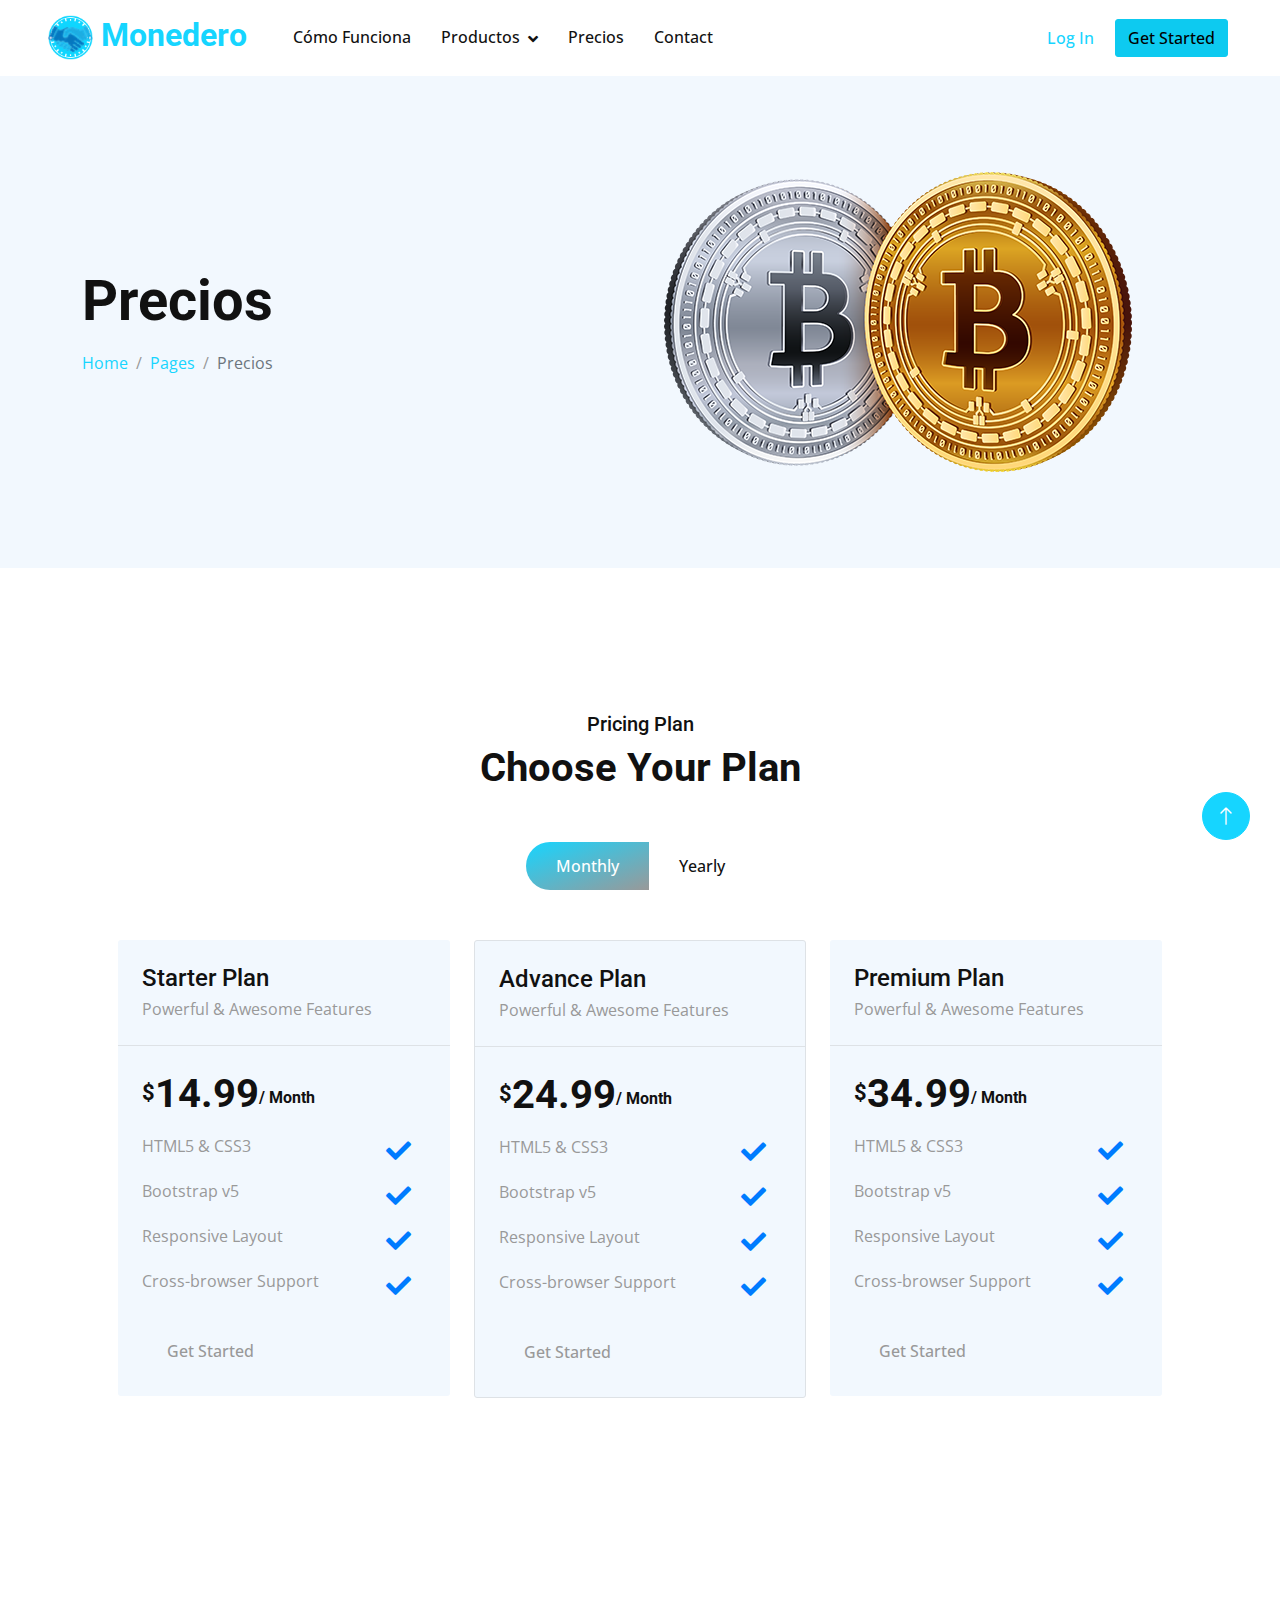
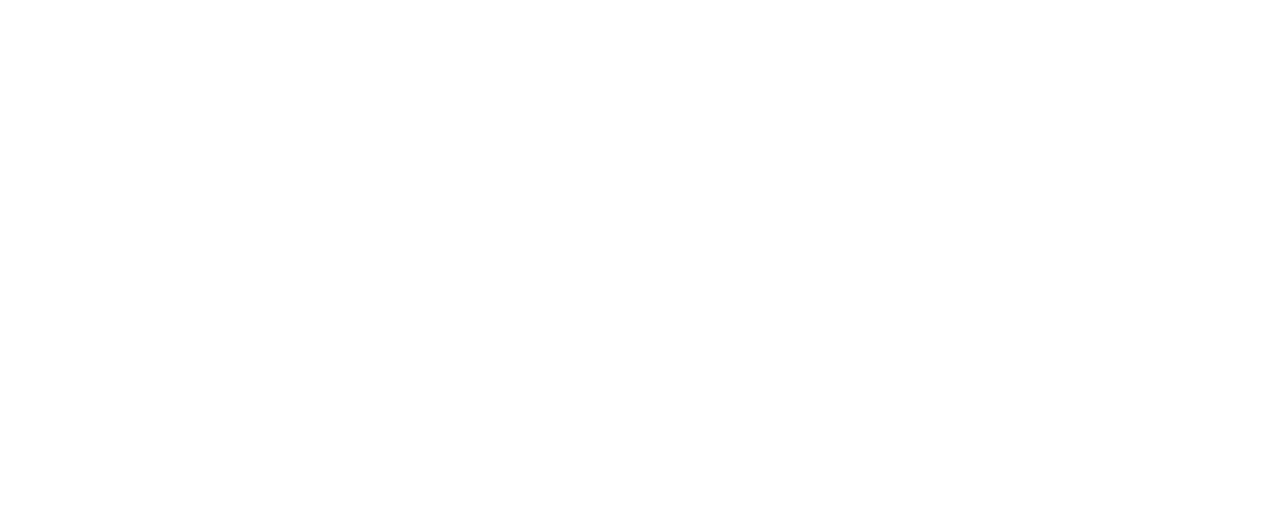
<file: precio.html>
<!DOCTYPE html>
<html lang="en">

<head>
    <meta charset="utf-8">
    <title>Monedero - Intercambiando dívisas por el mundo<</title>
    <meta content="width=device-width, initial-scale=1.0" name="viewport">
    <meta content="" name="keywords">
    <meta content="" name="description">

    <!-- Favicon -->
    <link href="img/favicon.ico" rel="icon">

    <!-- Google Web Fonts -->
    <link rel="preconnect" href="https://fonts.googleapis.com">
    <link rel="preconnect" href="https://fonts.gstatic.com" crossorigin>
    <link href="https://fonts.googleapis.com/css2?family=Open+Sans:wght@400;500&family=Roboto:wght@500;700&display=swap"
        rel="stylesheet">

    <!-- Icon Font Stylesheet -->
    <link href="https://cdnjs.cloudflare.com/ajax/libs/font-awesome/5.10.0/css/all.min.css" rel="stylesheet">
    <link href="https://cdn.jsdelivr.net/npm/bootstrap-icons@1.4.1/font/bootstrap-icons.css" rel="stylesheet">

    <!-- Libraries Stylesheet -->
    <link href="lib/animate/animate.min.css" rel="stylesheet">
    <link href="lib/owlcarousel/assets/owl.carousel.min.css" rel="stylesheet">

    <!-- Customized Bootstrap Stylesheet -->
    <link href="css/bootstrap.min.css" rel="stylesheet">

    <!-- Template Stylesheet -->
    <link href="css/style.css" rel="stylesheet">
</head>

<body>
    <!-- Spinner Start -->
    <div id="spinner"
        class="show bg-white position-fixed translate-middle w-100 vh-100 top-50 start-50 d-flex align-items-center justify-content-center">
        <div class="spinner-grow text-primary" role="status"></div>
    </div>
    <!-- Spinner End -->


    <!-- Navbar Start -->
    <nav class="navbar navbar-expand-lg bg-white navbar-light sticky-top p-0 px-4 px-lg-5">
        <a href="index.html" class="navbar-brand d-flex align-items-center">
            <h2 class="m-0 text-primary"><img class="img-fluid me-2" src="img/icon-1.png" alt=""
                    style="width: 45px;">Monedero</h2>
        </a>
        <button type="button" class="navbar-toggler" data-bs-toggle="collapse" data-bs-target="#navbarCollapse">
            <span class="navbar-toggler-icon"></span>
        </button>
        <div class="collapse navbar-collapse" id="navbarCollapse">
            <div class="navbar-nav me-auto py-4 py-lg-0">
                <a href="index.html" class="nav-item nav-link active"></a>
                <a href="about.html" class="nav-item nav-link">Cómo Funciona</a>
                <div class="nav-item dropdown">
                    <a href="#" class="nav-link dropdown-toggle" data-bs-toggle="dropdown">Productos</a>
                    <div class="dropdown-menu shadow-sm m-0">
                        <a href="intercambio_digital.html" class="dropdown-item">Intercambio digital</a>
                        <a href="token.html" class="dropdown-item">Intercambio Presencial</a>
                        <a href="faq.html" class="dropdown-item">FAQs</a>
                        <a href="404.html" class="dropdown-item">404 Page</a>
                    </div>
                </div>
                <a href="precio.html" class="nav-item nav-link">Precios</a>
                <a href="contact.html" class="nav-item nav-link">Contact</a>
            </div>
             <form class="d-flex py-3 py-lg-0"><a class="btn btn-link text-1000 fw-medium order-1 order-lg-0 me-lg-2" href="#" role="button">Log In</a><a class="btn btn-info order-0 me-1" href="#" role="button">Get Started</a>
            </form>
        </div>
    </nav>
    <!-- Navbar End -->


    <!-- Header Start -->
    <div class="container-fluid hero-header bg-light py-5 mb-5">
        <div class="container py-5">
            <div class="row g-5 align-items-center">
                <div class="col-lg-6">
                    <h1 class="display-4 mb-3 animated slideInDown">Precios</h1>
                    <nav aria-label="breadcrumb animated slideInDown">
                        <ol class="breadcrumb mb-0">
                            <li class="breadcrumb-item"><a href="#">Home</a></li>
                            <li class="breadcrumb-item"><a href="#">Pages</a></li>
                            <li class="breadcrumb-item active" aria-current="page">Precios</li>
                        </ol>
                    </nav>
                </div>
                <div class="col-lg-6 animated fadeIn">
                    <img class="img-fluid animated pulse infinite" style="animation-duration: 3s;" src="img/hero-2.png"
                        alt="">
                </div>
            </div>
        </div>
    </div>
    <!-- Header End -->


    <!-- Precios Start -->
            <div class="container-xxl py-5" id="pricing">
            <div class="container py-5 px-lg-5">
                <div class="text-center wow fadeInUp" data-wow-delay="0.1s">
                    <h5 class="text-primary-gradient fw-medium">Pricing Plan</h5>
                    <h1 class="mb-5">Choose Your Plan</h1>
                </div>
                <div class="tab-class text-center pricing wow fadeInUp" data-wow-delay="0.1s">
                    <ul class="nav nav-pills d-inline-flex justify-content-center bg-primary-gradient rounded-pill mb-5">
                        <li class="nav-item">
                            <button class="nav-link active" data-bs-toggle="pill" href="#tab-1">Monthly</button>
                        </li>
                        <li class="nav-item">
                            <button class="nav-link" data-bs-toggle="pill" href="#tab-2">Yearly</button>
                        </li>
                    </ul>
                    <div class="tab-content text-start">
                        <div id="tab-1" class="tab-pane fade show p-0 active">
                            <div class="row g-4">
                                <div class="col-lg-4">
                                    <div class="bg-light rounded">
                                        <div class="border-bottom p-4 mb-4">
                                            <h4 class="text-primary-gradient mb-1">Starter Plan</h4>
                                            <span>Powerful & Awesome Features</span>
                                        </div>
                                        <div class="p-4 pt-0">
                                            <h1 class="mb-3">
                                                <small class="align-top" style="font-size: 22px; line-height: 45px;">$</small>14.99<small
                                                    class="align-bottom" style="font-size: 16px; line-height: 40px;">/ Month</small>
                                            </h1>
                                            <div class="d-flex justify-content-between mb-3"><span>HTML5 & CSS3</span><i class="fa fa-check text-primary-gradient pt-1"></i></div>
                                            <div class="d-flex justify-content-between mb-3"><span>Bootstrap v5</span><i class="fa fa-check text-primary-gradient pt-1"></i></div>
                                            <div class="d-flex justify-content-between mb-3"><span>Responsive Layout</span><i class="fa fa-check text-primary-gradient pt-1"></i></div>
                                            <div class="d-flex justify-content-between mb-2"><span>Cross-browser Support</span><i class="fa fa-check text-primary-gradient pt-1"></i></div>
                                            <a href="" class="btn btn-primary-gradient rounded-pill py-2 px-4 mt-4">Get Started</a>
                                        </div>
                                    </div>
                                </div>
                                <div class="col-lg-4">
                                    <div class="bg-light rounded border">
                                        <div class="border-bottom p-4 mb-4">
                                            <h4 class="text-primary-gradient mb-1">Advance Plan</h4>
                                            <span>Powerful & Awesome Features</span>
                                        </div>
                                        <div class="p-4 pt-0">
                                            <h1 class="mb-3">
                                                <small class="align-top" style="font-size: 22px; line-height: 45px;">$</small>24.99<small
                                                    class="align-bottom" style="font-size: 16px; line-height: 40px;">/ Month</small>
                                            </h1>
                                            <div class="d-flex justify-content-between mb-3"><span>HTML5 & CSS3</span><i class="fa fa-check text-primary-gradient pt-1"></i></div>
                                            <div class="d-flex justify-content-between mb-3"><span>Bootstrap v5</span><i class="fa fa-check text-primary-gradient pt-1"></i></div>
                                            <div class="d-flex justify-content-between mb-3"><span>Responsive Layout</span><i class="fa fa-check text-primary-gradient pt-1"></i></div>
                                            <div class="d-flex justify-content-between mb-2"><span>Cross-browser Support</span><i class="fa fa-check text-primary-gradient pt-1"></i></div>
                                            <a href="" class="btn btn-secondary-gradient rounded-pill py-2 px-4 mt-4">Get Started</a>
                                        </div>
                                    </div>
                                </div>
                                <div class="col-lg-4">
                                    <div class="bg-light rounded">
                                        <div class="border-bottom p-4 mb-4">
                                            <h4 class="text-primary-gradient mb-1">Premium Plan</h4>
                                            <span>Powerful & Awesome Features</span>
                                        </div>
                                        <div class="p-4 pt-0">
                                            <h1 class="mb-3">
                                                <small class="align-top" style="font-size: 22px; line-height: 45px;">$</small>34.99<small
                                                    class="align-bottom" style="font-size: 16px; line-height: 40px;">/ Month</small>
                                            </h1>
                                            <div class="d-flex justify-content-between mb-3"><span>HTML5 & CSS3</span><i class="fa fa-check text-primary-gradient pt-1"></i></div>
                                            <div class="d-flex justify-content-between mb-3"><span>Bootstrap v5</span><i class="fa fa-check text-primary-gradient pt-1"></i></div>
                                            <div class="d-flex justify-content-between mb-3"><span>Responsive Layout</span><i class="fa fa-check text-primary-gradient pt-1"></i></div>
                                            <div class="d-flex justify-content-between mb-2"><span>Cross-browser Support</span><i class="fa fa-check text-primary-gradient pt-1"></i></div>
                                            <a href="" class="btn btn-primary-gradient rounded-pill py-2 px-4 mt-4">Get Started</a>
                                        </div>
                                    </div>
                                </div>
                            </div>
                        </div>
                        <div id="tab-2" class="tab-pane fade p-0">
                            <div class="row g-4">
                                <div class="col-lg-4">
                                    <div class="bg-light rounded">
                                        <div class="border-bottom p-4 mb-4">
                                            <h4 class="text-primary-gradient mb-1">Starter Plan</h4>
                                            <span>Powerful & Awesome Features</span>
                                        </div>
                                        <div class="p-4 pt-0">
                                            <h1 class="mb-3">
                                                <small class="align-top" style="font-size: 22px; line-height: 45px;">$</small>114.99<small
                                                    class="align-bottom" style="font-size: 16px; line-height: 40px;">/ Yearly</small>
                                            </h1>
                                            <div class="d-flex justify-content-between mb-3"><span>HTML5 & CSS3</span><i class="fa fa-check text-primary-gradient pt-1"></i></div>
                                            <div class="d-flex justify-content-between mb-3"><span>Bootstrap v5</span><i class="fa fa-check text-primary-gradient pt-1"></i></div>
                                            <div class="d-flex justify-content-between mb-3"><span>Responsive Layout</span><i class="fa fa-check text-primary-gradient pt-1"></i></div>
                                            <div class="d-flex justify-content-between mb-2"><span>Cross-browser Support</span><i class="fa fa-check text-primary-gradient pt-1"></i></div>
                                            <a href="" class="btn btn-primary-gradient rounded-pill py-2 px-4 mt-4">Get Started</a>
                                        </div>
                                    </div>
                                </div>
                                <div class="col-lg-4">
                                    <div class="bg-light rounded border">
                                        <div class="border-bottom p-4 mb-4">
                                            <h4 class="text-primary-gradient mb-1">Advance Plan</h4>
                                            <span>Powerful & Awesome Features</span>
                                        </div>
                                        <div class="p-4 pt-0">
                                            <h1 class="mb-3">
                                                <small class="align-top" style="font-size: 22px; line-height: 45px;">$</small>124.99<small
                                                    class="align-bottom" style="font-size: 16px; line-height: 40px;">/ Yearly</small>
                                            </h1>
                                            <div class="d-flex justify-content-between mb-3"><span>HTML5 & CSS3</span><i class="fa fa-check text-primary-gradient pt-1"></i></div>
                                            <div class="d-flex justify-content-between mb-3"><span>Bootstrap v5</span><i class="fa fa-check text-primary-gradient pt-1"></i></div>
                                            <div class="d-flex justify-content-between mb-3"><span>Responsive Layout</span><i class="fa fa-check text-primary-gradient pt-1"></i></div>
                                            <div class="d-flex justify-content-between mb-2"><span>Cross-browser Support</span><i class="fa fa-check text-primary-gradient pt-1"></i></div>
                                            <a href="" class="btn btn-primary-gradient rounded-pill py-2 px-4 mt-4">Get Started</a>
                                        </div>
                                    </div>
                                </div>
                                <div class="col-lg-4">
                                    <div class="bg-light rounded">
                                        <div class="border-bottom p-4 mb-4">
                                            <h4 class="text-primary-gradient mb-1">Premium Plan</h4>
                                            <span>Powerful & Awesome Features</span>
                                        </div>
                                        <div class="p-4 pt-0">
                                            <h1 class="mb-3">
                                                <small class="align-top" style="font-size: 22px; line-height: 45px;">$</small>134.99<small
                                                    class="align-bottom" style="font-size: 16px; line-height: 40px;">/ Yearly</small>
                                            </h1>
                                            <div class="d-flex justify-content-between mb-3"><span>HTML5 & CSS3</span><i class="fa fa-check text-primary-gradient pt-1"></i></div>
                                            <div class="d-flex justify-content-between mb-3"><span>Bootstrap v5</span><i class="fa fa-check text-primary-gradient pt-1"></i></div>
                                            <div class="d-flex justify-content-between mb-3"><span>Responsive Layout</span><i class="fa fa-check text-primary-gradient pt-1"></i></div>
                                            <div class="d-flex justify-content-between mb-2"><span>Cross-browser Support</span><i class="fa fa-check text-primary-gradient pt-1"></i></div>
                                            <a href="" class="btn btn-primary-gradient rounded-pill py-2 px-4 mt-4">Get Started</a>
                                        </div>
                                    </div>
                                </div>
                            </div>
                        </div>
                    </div>
                </div>
            </div>
        </div>
    <!-- Precios End -->


    <!-- Footer Start -->
    <div class="container-fluid bg-light footer mt-5 pt-5 wow fadeIn" data-wow-delay="0.1s">
        <div class="container py-5">
            <div class="row g-5">
                <div class="col-md-6">
                    <h1 class="text-primary mb-4"><img class="img-fluid me-2" src="img/icon-1.png" alt=""
                            style="width: 45px;">Monedero</h1>
                    <span>Diam dolor diam ipsum sit. Aliqu diam amet diam et eos. Clita erat ipsum et lorem et sit, sed
                        stet lorem sit clita. Diam dolor diam ipsum sit. Aliqu diam amet diam et eos. Clita erat ipsum
                        et lorem et sit.</span>
                </div>
                <div class="col-md-6">
                    <h5 class="mb-4">Newsletter</h5>
                    <p>Clita erat ipsum et lorem et sit, sed stet lorem sit clita.</p>
                    <div class="position-relative">
                        <input class="form-control bg-transparent w-100 py-3 ps-4 pe-5" type="text"
                            placeholder="Your email">
                        <button type="button"
                            class="btn btn-primary py-2 px-3 position-absolute top-0 end-0 mt-2 me-2">SignUp</button>
                    </div>
                </div>
                <div class="col-lg-3 col-md-6">
                    <h5 class="mb-4">Get In Touch</h5>
                    <p><i class="fa fa-map-marker-alt me-3"></i>123 Street, New York, USA</p>
                    <p><i class="fa fa-phone-alt me-3"></i>+012 345 67890</p>
                    <p><i class="fa fa-envelope me-3"></i>info@example.com</p>
                </div>
                
                <div class="col-lg-3 col-md-6">
                    <h5 class="mb-4">Quick Links</h5>
                    <a class="btn btn-link" href="">About Us</a>
                    <a class="btn btn-link" href="">Contact Us</a>
                    <a class="btn btn-link" href="">Our Services</a>
                    <a class="btn btn-link" href="">Terms & Condition</a>
                </div>
                <div class="col-lg-3 col-md-6">
                    <h5 class="mb-4">Follow Us</h5>
                    <div class="d-flex">
                        <a class="btn btn-square rounded-circle me-1" href=""><i class="fab fa-twitter"></i></a>
                        <a class="btn btn-square rounded-circle me-1" href=""><i class="fab fa-facebook-f"></i></a>
                        <a class="btn btn-square rounded-circle me-1" href=""><i class="fab fa-youtube"></i></a>
                        <a class="btn btn-square rounded-circle me-1" href=""><i class="fab fa-linkedin-in"></i></a>
                    </div>
                </div>
            </div>
        </div>
        <div class="container-fluid copyright">
            <div class="container">
                <div class="row">
                    <div class="col-md-6 text-center text-md-start mb-3 mb-md-0">
                        &copy; <a href="#">Your Site Name</a>, All Right Reserved.
                    </div>
                    <div class="col-md-6 text-center text-md-end">
                        <!--/*** This template is free as long as you keep the footer author’s credit link/attribution link/backlink. If you'd like to use the template without the footer author’s credit link/attribution link/backlink, you can purchase the Credit Removal License from "https://htmlcodex.com/credit-removal". Thank you for your support. ***/-->
                        Designed By <a href="https://htmlcodex.com">HTML Codex</a> Distributed By <a
                            href="https://themewagon.com">ThemeWagon</a>
                    </div>
                </div>
            </div>
        </div>
    </div>
    <!-- Footer End -->


    <!-- Back to Top -->
    <a href="#" class="btn btn-lg btn-primary btn-lg-square rounded-circle back-to-top"><i
            class="bi bi-arrow-up"></i></a>


    <!-- JavaScript Libraries -->
    <script src="https://code.jquery.com/jquery-3.4.1.min.js"></script>
    <script src="https://cdn.jsdelivr.net/npm/bootstrap@5.0.0/dist/js/bootstrap.bundle.min.js"></script>
    <script src="lib/wow/wow.min.js"></script>
    <script src="lib/easing/easing.min.js"></script>
    <script src="lib/waypoints/waypoints.min.js"></script>
    <script src="lib/owlcarousel/owl.carousel.min.js"></script>
    <script src="lib/counterup/counterup.min.js"></script>

    <!-- Template Javascript -->
    <script src="js/main.js"></script>
</body>

</html>
</file>
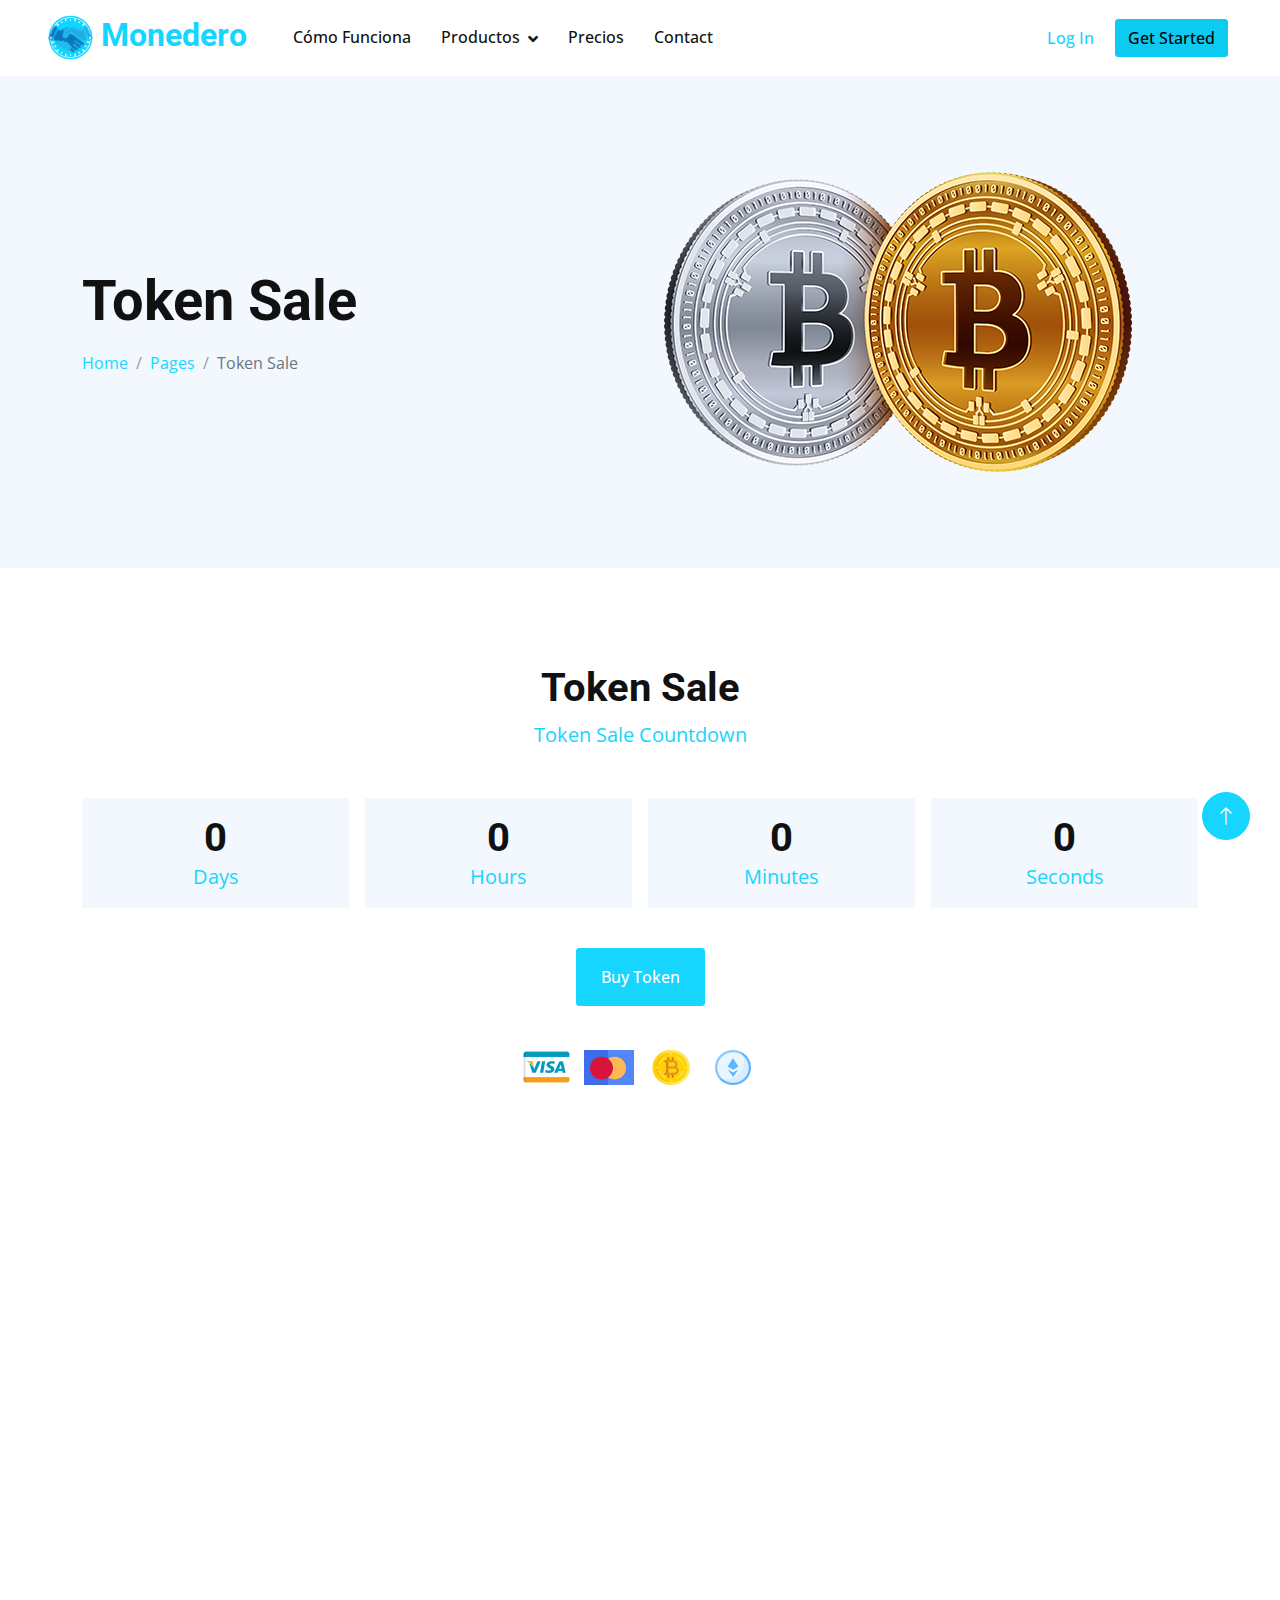
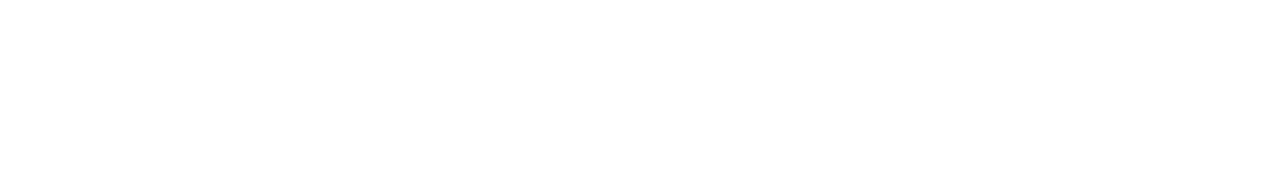
<file: token.html>
<!DOCTYPE html>
<html lang="en">

<head>
    <meta charset="utf-8">
    <title>Monedero - Intercambiando dívisas por el mundo<</title>
    <meta content="width=device-width, initial-scale=1.0" name="viewport">
    <meta content="" name="keywords">
    <meta content="" name="description">

    <!-- Favicon -->
    <link href="img/favicon.ico" rel="icon">

    <!-- Google Web Fonts -->
    <link rel="preconnect" href="https://fonts.googleapis.com">
    <link rel="preconnect" href="https://fonts.gstatic.com" crossorigin>
    <link href="https://fonts.googleapis.com/css2?family=Open+Sans:wght@400;500&family=Roboto:wght@500;700&display=swap"
        rel="stylesheet">

    <!-- Icon Font Stylesheet -->
    <link href="https://cdnjs.cloudflare.com/ajax/libs/font-awesome/5.10.0/css/all.min.css" rel="stylesheet">
    <link href="https://cdn.jsdelivr.net/npm/bootstrap-icons@1.4.1/font/bootstrap-icons.css" rel="stylesheet">

    <!-- Libraries Stylesheet -->
    <link href="lib/animate/animate.min.css" rel="stylesheet">
    <link href="lib/owlcarousel/assets/owl.carousel.min.css" rel="stylesheet">

    <!-- Customized Bootstrap Stylesheet -->
    <link href="css/bootstrap.min.css" rel="stylesheet">

    <!-- Template Stylesheet -->
    <link href="css/style.css" rel="stylesheet">
</head>

<body>
    <!-- Spinner Start -->
    <div id="spinner"
        class="show bg-white position-fixed translate-middle w-100 vh-100 top-50 start-50 d-flex align-items-center justify-content-center">
        <div class="spinner-grow text-primary" role="status"></div>
    </div>
    <!-- Spinner End -->


    <!-- Navbar Start -->
    <nav class="navbar navbar-expand-lg bg-white navbar-light sticky-top p-0 px-4 px-lg-5">
        <a href="index.html" class="navbar-brand d-flex align-items-center">
            <h2 class="m-0 text-primary"><img class="img-fluid me-2" src="img/icon-1.png" alt=""
                    style="width: 45px;">Monedero</h2>
        </a>
        <button type="button" class="navbar-toggler" data-bs-toggle="collapse" data-bs-target="#navbarCollapse">
            <span class="navbar-toggler-icon"></span>
        </button>
        <div class="collapse navbar-collapse" id="navbarCollapse">
            <div class="navbar-nav me-auto py-4 py-lg-0">
                <a href="index.html" class="nav-item nav-link active"></a>
                <a href="about.html" class="nav-item nav-link">Cómo Funciona</a>
                <div class="nav-item dropdown">
                    <a href="#" class="nav-link dropdown-toggle" data-bs-toggle="dropdown">Productos</a>
                    <div class="dropdown-menu shadow-sm m-0">
                        <a href="intercambio_digital.html" class="dropdown-item">Intercambio digital</a>
                        <a href="token.html" class="dropdown-item">Intercambio Presencial</a>
                        <a href="faq.html" class="dropdown-item">FAQs</a>
                        <a href="404.html" class="dropdown-item">404 Page</a>
                    </div>
                </div>
                <a href="precio.html" class="nav-item nav-link">Precios</a>
                <a href="contact.html" class="nav-item nav-link">Contact</a>
            </div>
             <form class="d-flex py-3 py-lg-0"><a class="btn btn-link text-1000 fw-medium order-1 order-lg-0 me-lg-2" href="#" role="button">Log In</a><a class="btn btn-info order-0 me-1" href="#" role="button">Get Started</a>
            </form>
        </div>
    </nav>
    <!-- Navbar End -->


    <!-- Header Start -->
    <div class="container-fluid hero-header bg-light py-5 mb-5">
        <div class="container py-5">
            <div class="row g-5 align-items-center">
                <div class="col-lg-6">
                    <h1 class="display-4 mb-3 animated slideInDown">Token Sale</h1>
                    <nav aria-label="breadcrumb animated slideInDown">
                        <ol class="breadcrumb mb-0">
                            <li class="breadcrumb-item"><a href="#">Home</a></li>
                            <li class="breadcrumb-item"><a href="#">Pages</a></li>
                            <li class="breadcrumb-item active" aria-current="page">Token Sale</li>
                        </ol>
                    </nav>
                </div>
                <div class="col-lg-6 animated fadeIn">
                    <img class="img-fluid animated pulse infinite" style="animation-duration: 3s;" src="img/hero-2.png"
                        alt="">
                </div>
            </div>
        </div>
    </div>
    <!-- Header End -->


    <!-- Token Sale Start -->
    <div class="container-xxl py-5">
        <div class="container">
            <div class="text-center mx-auto wow fadeInUp" data-wow-delay="0.1s" style="max-width: 500px;">
                <h1 class="display-6">Token Sale</h1>
                <p class="text-primary fs-5 mb-5">Token Sale Countdown</p>
            </div>
            <div class="row g-3">
                <div class="col-6 col-md-3 wow fadeIn" data-wow-delay="0.1s">
                    <div class="bg-light text-center p-3">
                        <h1 class="mb-0">0</h1>
                        <span class="text-primary fs-5">Days</span>
                    </div>
                </div>
                <div class="col-6 col-md-3 wow fadeIn" data-wow-delay="0.3s">
                    <div class="bg-light text-center p-3">
                        <h1 class="mb-0">0</h1>
                        <span class="text-primary fs-5">Hours</span>
                    </div>
                </div>
                <div class="col-6 col-md-3 wow fadeIn" data-wow-delay="0.5s">
                    <div class="bg-light text-center p-3">
                        <h1 class="mb-0">0</h1>
                        <span class="text-primary fs-5">Minutes</span>
                    </div>
                </div>
                <div class="col-6 col-md-3 wow fadeIn" data-wow-delay="0.7s">
                    <div class="bg-light text-center p-3">
                        <h1 class="mb-0">0</h1>
                        <span class="text-primary fs-5">Seconds</span>
                    </div>
                </div>
                <div class="col-12 text-center py-4">
                    <a class="btn btn-primary py-3 px-4" href="">Buy Token</a>
                </div>
                <div class="col-12 text-center">
                    <img class="img-fluid m-1" src="img/payment-1.png" alt="" style="width: 50px;">
                    <img class="img-fluid m-1" src="img/payment-2.png" alt="" style="width: 50px;">
                    <img class="img-fluid m-1" src="img/payment-3.png" alt="" style="width: 50px;">
                    <img class="img-fluid m-1" src="img/payment-4.png" alt="" style="width: 50px;">
                </div>
            </div>
        </div>
    </div>
    <!-- Token Sale Start -->


    <!-- Footer Start -->
    <div class="container-fluid bg-light footer mt-5 pt-5 wow fadeIn" data-wow-delay="0.1s">
        <div class="container py-5">
            <div class="row g-5">
                <div class="col-md-6">
                    <h1 class="text-primary mb-4"><img class="img-fluid me-2" src="img/icon-1.png" alt=""
                            style="width: 45px;">Monedero</h1>
                    <span>Diam dolor diam ipsum sit. Aliqu diam amet diam et eos. Clita erat ipsum et lorem et sit, sed
                        stet lorem sit clita. Diam dolor diam ipsum sit. Aliqu diam amet diam et eos. Clita erat ipsum
                        et lorem et sit.</span>
                </div>
                <div class="col-md-6">
                    <h5 class="mb-4">Newsletter</h5>
                    <p>Clita erat ipsum et lorem et sit, sed stet lorem sit clita.</p>
                    <div class="position-relative">
                        <input class="form-control bg-transparent w-100 py-3 ps-4 pe-5" type="text"
                            placeholder="Your email">
                        <button type="button"
                            class="btn btn-primary py-2 px-3 position-absolute top-0 end-0 mt-2 me-2">SignUp</button>
                    </div>
                </div>
                <div class="col-lg-3 col-md-6">
                    <h5 class="mb-4">Get In Touch</h5>
                    <p><i class="fa fa-map-marker-alt me-3"></i>123 Street, New York, USA</p>
                    <p><i class="fa fa-phone-alt me-3"></i>+012 345 67890</p>
                    <p><i class="fa fa-envelope me-3"></i>info@example.com</p>
                </div>
                <div class="col-lg-3 col-md-6">
                    <h5 class="mb-4">Our Services</h5>
                    <a class="btn btn-link" href="">Currency Wallet</a>
                    <a class="btn btn-link" href="">Currency Transaction</a>
                    <a class="btn btn-link" href="">Bitcoin Investment</a>
                    <a class="btn btn-link" href="">Token Sale</a>
                </div>
                <div class="col-lg-3 col-md-6">
                    <h5 class="mb-4">Quick Links</h5>
                    <a class="btn btn-link" href="">About Us</a>
                    <a class="btn btn-link" href="">Contact Us</a>
                    <a class="btn btn-link" href="">Our Services</a>
                    <a class="btn btn-link" href="">Terms & Condition</a>
                </div>
                <div class="col-lg-3 col-md-6">
                    <h5 class="mb-4">Follow Us</h5>
                    <div class="d-flex">
                        <a class="btn btn-square rounded-circle me-1" href=""><i class="fab fa-twitter"></i></a>
                        <a class="btn btn-square rounded-circle me-1" href=""><i class="fab fa-facebook-f"></i></a>
                        <a class="btn btn-square rounded-circle me-1" href=""><i class="fab fa-youtube"></i></a>
                        <a class="btn btn-square rounded-circle me-1" href=""><i class="fab fa-linkedin-in"></i></a>
                    </div>
                </div>
            </div>
        </div>
        <div class="container-fluid copyright">
            <div class="container">
                <div class="row">
                    <div class="col-md-6 text-center text-md-start mb-3 mb-md-0">
                        &copy; <a href="#">Your Site Name</a>, All Right Reserved.
                    </div>
                    <div class="col-md-6 text-center text-md-end">
                        <!--/*** This template is free as long as you keep the footer author’s credit link/attribution link/backlink. If you'd like to use the template without the footer author’s credit link/attribution link/backlink, you can purchase the Credit Removal License from "https://htmlcodex.com/credit-removal". Thank you for your support. ***/-->
                        Designed By <a href="https://htmlcodex.com">HTML Codex</a> Distributed By <a
                            href="https://themewagon.com">ThemeWagon</a>
                    </div>
                </div>
            </div>
        </div>
    </div>
    <!-- Footer End -->


    <!-- Back to Top -->
    <a href="#" class="btn btn-lg btn-primary btn-lg-square rounded-circle back-to-top"><i
            class="bi bi-arrow-up"></i></a>


    <!-- JavaScript Libraries -->
    <script src="https://code.jquery.com/jquery-3.4.1.min.js"></script>
    <script src="https://cdn.jsdelivr.net/npm/bootstrap@5.0.0/dist/js/bootstrap.bundle.min.js"></script>
    <script src="lib/wow/wow.min.js"></script>
    <script src="lib/easing/easing.min.js"></script>
    <script src="lib/waypoints/waypoints.min.js"></script>
    <script src="lib/owlcarousel/owl.carousel.min.js"></script>
    <script src="lib/counterup/counterup.min.js"></script>

    <!-- Template Javascript -->
    <script src="js/main.js"></script>
</body>

</html>
</file>
<file: css/style.css>
/********** Template CSS **********/
:root {
    --primary: #16D5FF;
    --secondary: #999999;
    --light: #F2F8FE;
    --dark: #111111;
}

.back-to-top {
    position: fixed;
    display: none;
    right: 30px;
    bottom: 60px;
    z-index: 99;
}

h4,
h5,
h6,
.h4,
.h5,
.h6 {
    font-weight: 500 !important;
}




/*** Spinner ***/
#spinner {
    opacity: 0;
    visibility: hidden;
    transition: opacity .5s ease-out, visibility 0s linear .5s;
    z-index: 99999;
}

#spinner.show {
    transition: opacity .5s ease-out, visibility 0s linear 0s;
    visibility: visible;
    opacity: 1;
}


/*** Button ***/
.btn {
    font-weight: 500;
    transition: .5s;
}

.btn.btn-primary {
    color: #FFFFFF;
}

.btn-square {
    width: 38px;
    height: 38px;
}

.btn-sm-square {
    width: 32px;
    height: 32px;
}

.btn-lg-square {
    width: 48px;
    height: 48px;
}

.btn-square,
.btn-sm-square,
.btn-lg-square {
    padding: 0;
    display: flex;
    align-items: center;
    justify-content: center;
    font-weight: normal;
}


/*** Navbar ***/
.navbar.sticky-top {
    top: -100px;
    transition: .5s;
}

.navbar .navbar-brand {
    height: 75px;
}

.navbar .navbar-nav .nav-link {
    margin-right: 30px;
    padding: 25px 0;
    color: var(--dark);
    font-weight: 500;
    outline: none;
}

.navbar .navbar-nav .nav-link:hover,
.navbar .navbar-nav .nav-link.active {
    color: var(--primary);
}

.navbar .dropdown-toggle::after {
    border: none;
    content: "\f107";
    font-family: "Font Awesome 5 Free";
    font-weight: 900;
    vertical-align: middle;
    margin-left: 8px;
}

@media (max-width: 991.98px) {
    .navbar .navbar-nav .nav-link  {
        margin-right: 0;
        padding: 10px 0;
    }

    .navbar .navbar-nav {
        border-top: 1px solid #EEEEEE;
    }
}

@media (min-width: 992px) {
    .navbar .nav-item .dropdown-menu {
        display: block;
        border: none;
        margin-top: 0;
        top: 150%;
        opacity: 0;
        visibility: hidden;
        transition: .5s;
    }

    .navbar .nav-item:hover .dropdown-menu {
        top: 100%;
        visibility: visible;
        transition: .5s;
        opacity: 1;
    }
}

.navbar .btn:hover {
    color: #FFFFFF !important;
    background: var(--primary) !important;
}


/*** Header ***/
.hero-header .breadcrumb-item+.breadcrumb-item::before {
    color: var(--secondary);
}

/*** Iconos del que hacemos ***/

.fa-fingerprint {
  font-size: 25px; /* cambia el tamaño del icono */
  color: #007bff; /* cambia el color del icono */
  margin-right: 15px; /* agrega un margen a la derecha del icono */
}

.fa-handshake {
  font-size: 25px;
  color: #007bff;
  margin-right: 8px; /* agrega un espacio entre el icono y el texto */
}

.fa-shield-alt {
  font-size: 25px;
  color: #007bff;
  margin-right: 15px; /* agrega un espacio entre el icono y el texto */

}

.fa-check {
  font-size: 25px;
  color: #007bff;
  margin-right: 15px;
}
/*** Pricing ***/
.pricing .nav {
    padding: 2px;
}

.pricing .nav-link {
    padding: 12px 30px;
    font-weight: 500;
    color: var(--dark);
    background: #FFFFFF;
}

.pricing .nav-item:first-child .nav-link {
    border-radius: 30px 0 0 30px;
}

.pricing .nav-item:last-child .nav-link {
    border-radius: 0 30px 30px 0;
}

.pricing .nav-link.active {
    color: #FFFFFF;
    background: linear-gradient(to bottom right, var(--primary), var(--secondary));
}
/*** FAQs ***/
.accordion .accordion-item {
    border: none;
    margin-bottom: 15px;
}

.accordion .accordion-button {
    background: var(--light);
    border-radius: 2px;
}

.accordion .accordion-button:not(.collapsed) {
    color: #FFFFFF;
    background: var(--primary);
    box-shadow: none;
}

.accordion .accordion-button:not(.collapsed)::after {
    background-image: url("data:image/svg+xml,%3csvg xmlns='http://www.w3.org/2000/svg' viewBox='0 0 16 16' fill='%23fff'%3e%3cpath fill-rule='evenodd' d='M1.646 4.646a.5.5 0 0 1 .708 0L8 10.293l5.646-5.647a.5.5 0 0 1 .708.708l-6 6a.5.5 0 0 1-.708 0l-6-6a.5.5 0 0 1 0-.708z'/%3e%3c/svg%3e");
}

.accordion .accordion-body {
    padding: 15px 0 0 0;
}


/*** Footer ***/
.footer .btn.btn-link {
    display: block;
    margin-bottom: 5px;
    padding: 0;
    text-align: left;
    color: var(--secondary);
    font-weight: normal;
    text-transform: capitalize;
    transition: .3s;
}

.footer .btn.btn-link::before {
    position: relative;
    content: "\f105";
    font-family: "Font Awesome 5 Free";
    font-weight: 900;
    color: var(--secondary);
    margin-right: 10px;
}

.footer .btn.btn-link:hover {
    color: var(--primary);
    letter-spacing: 1px;
    box-shadow: none;
}

.footer .btn.btn-square {
    color: var(--primary);
    border: 1px solid var(--primary);
}

.footer .btn.btn-square:hover {
    color: #FFFFFF;
    background: var(--primary);
}

.footer .copyright {
    padding: 25px 0;
    border-top: 1px solid rgba(17, 17, 17, .1);
}

.footer .copyright a {
    color: var(--primary);
}

.footer .copyright a:hover {
    color: var(--dark);
}
</file>
